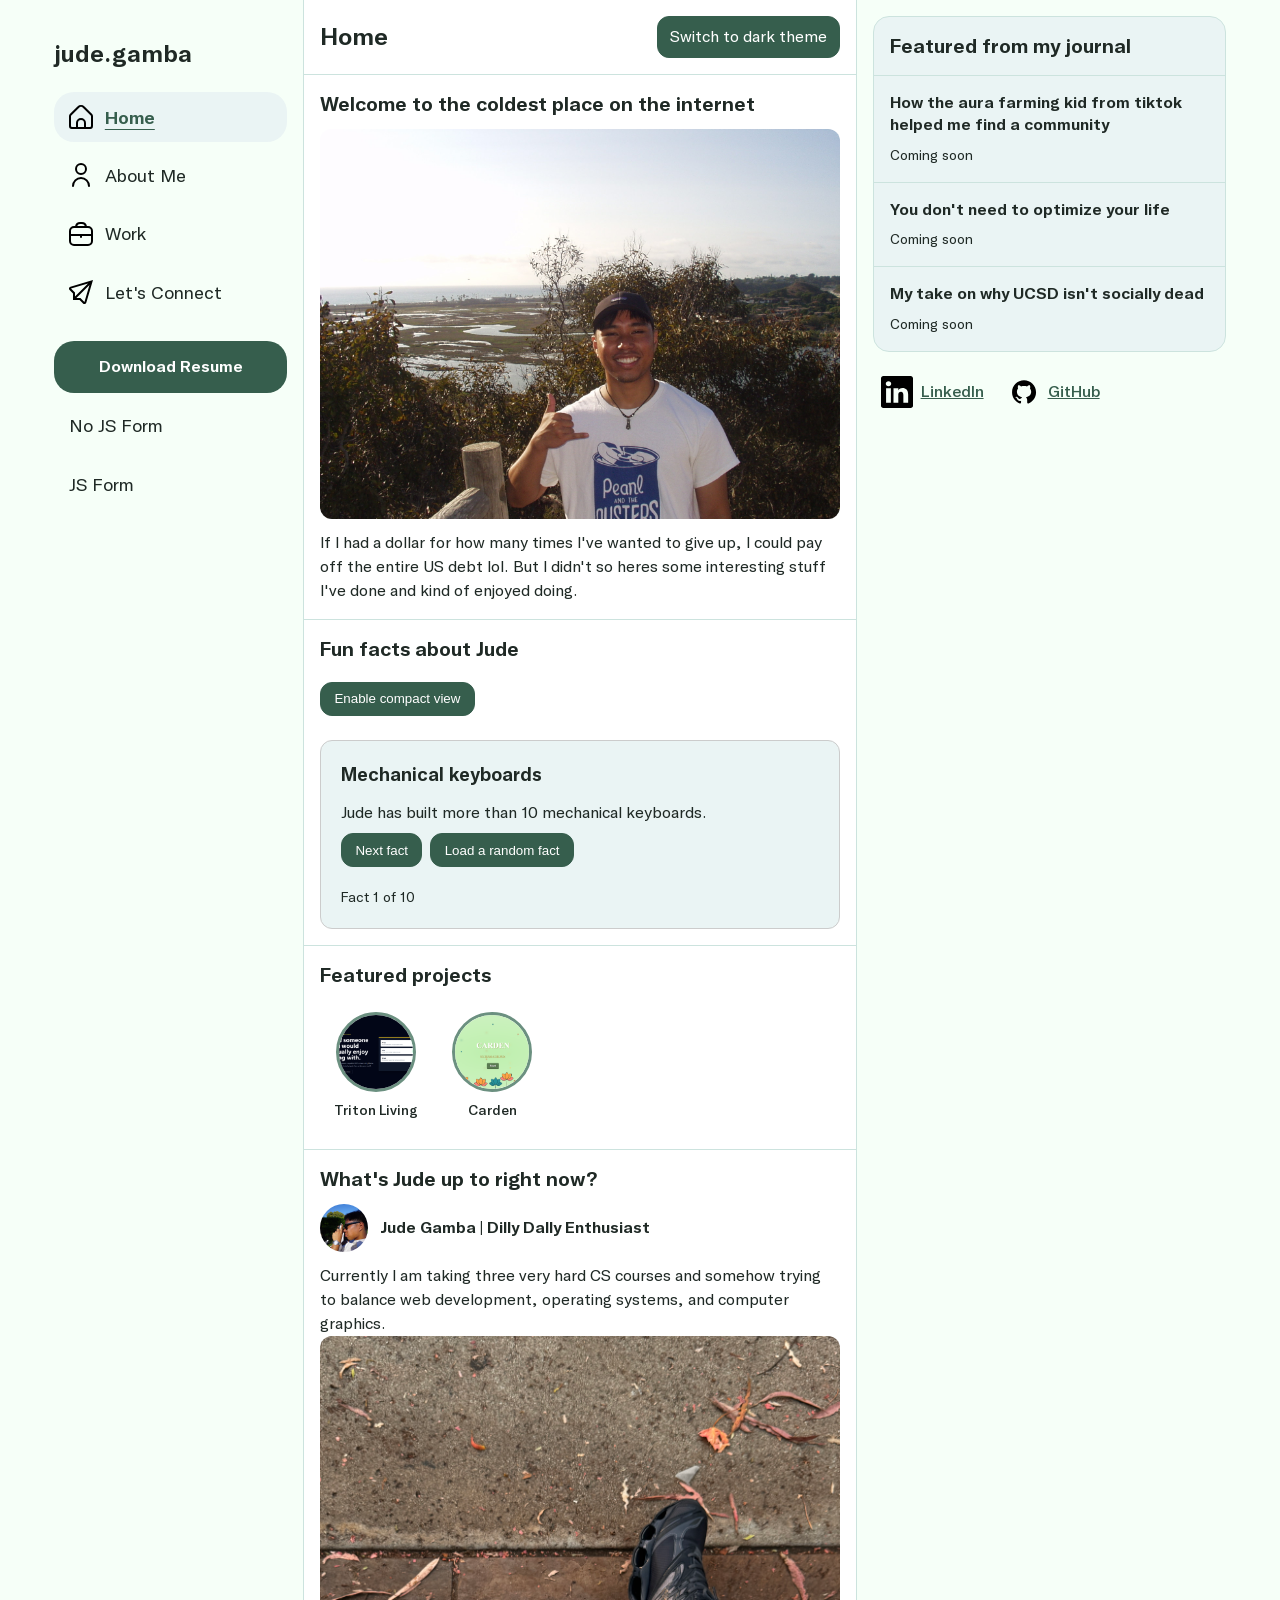
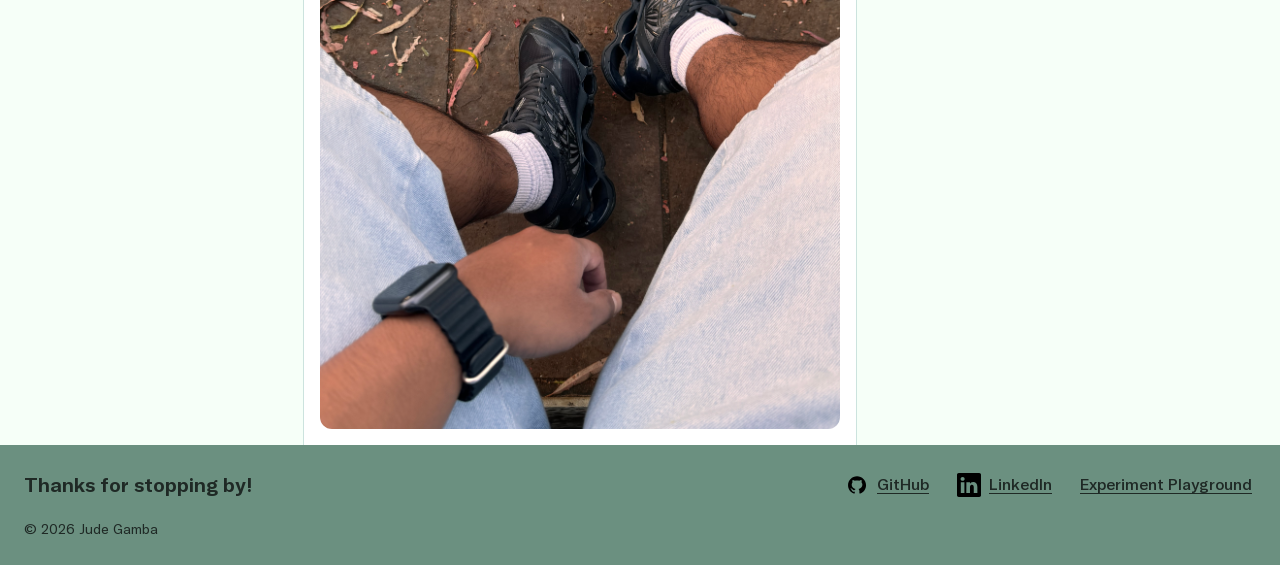
<file: index.html>
<!DOCTYPE html>
<html lang="en">
    <head>
        <meta charset="utf-8">
        <meta name="viewport" content="width=device-width, initial-scale=1">
        <meta name="description"
            content="Personal website showcasing Jude Gamba's portfolio">
        <title>Home Page</title>
        <link rel="icon" href="assets/favicon.svg" type="image/svg+xml">
        <link rel="stylesheet" href="stylesheet.css">
        <script src="theme.js"></script>
        <script src="components.js" defer></script>
    </head>
    <body class="home-page">
        <header>
            <h1>Home</h1>
            <button type="button" class="theme-toggle" hidden>Switch to dark theme</button>
        </header>
        <nav aria-label="Main navigation">
            <h2><span class="first-name">jude</span>.<span class="last-name">gamba</span></h2>
            <ul>
                <li>
                    <a href="index.html" aria-current="page">
                        <img src="assets/icons/home.svg" data-dark-src="assets/icons/home-converted-inverted.png" alt="" width="24" height="24">
                        <span>Home</span>
                    </a>
                </li>
                <li>
                    <a href="about.html">
                        <img src="assets/icons/user.svg" data-dark-src="assets/icons/user-converted-inverted.png" alt="" width="24" height="24">
                        <span>About Me</span>
                    </a>
                </li>
                <li>
                    <a href="work.html">
                        <img src="assets/icons/briefcase.svg" data-dark-src="assets/icons/briefcase-converted-inverted.png" alt="" width="24" height="24">
                        <span>Work</span>
                    </a>
                </li>
                <li>
                    <a href="connect.html">
                        <img src="assets/icons/paper-plane.svg" data-dark-src="assets/icons/paper-plane-converted-inverted.png" alt="" width="24" height="24">
                        <span>Let's Connect</span>
                    </a>
                </li>
                <li class="nav-resume-item">
                    <a href="assets/jude-gamba-resume.pdf" download class="resume-link">
                        Download Resume
                    </a>
                </li>
                <li>
                    <a href="form-no-js.html">
                        <span>No JS Form</span>
                    </a>
                </li>
                <li>
                    <a href="form-with-js.html">
                        <span>JS Form</span>
                    </a>
                </li>
            </ul>
        </nav>
        <details class="mobile-menu">
            <summary aria-label="Navigation menu">
                <span class="hamburger" aria-hidden="true">
                    <span></span>
                    <span></span>
                    <span></span>
                </span>
            </summary>
            <nav aria-label="Mobile navigation">
                <ul>
                    <li><a href="index.html" aria-current="page">Home</a></li>
                    <li><a href="about.html">About Me</a></li>
                    <li><a href="work.html">Work</a></li>
                    <li><a href="connect.html">Let's Connect</a></li>
                    <li>
                        <a href="form-no-js.html">
                            No JS Form
                        </a>
                    </li>
                    <li>
                        <a href="form-with-js.html">
                            JS Form
                        </a>
                    </li>
                </ul>
            </nav>
        </details>
        <main>
            <section aria-labelledby="welcome-heading">
                <h2 id="welcome-heading">Welcome to the coldest place on the internet</h2>
                <img src="assets/images/home-page-photo.JPG" alt="Jude outdoors on a hike" loading="lazy" width="600" height="400">
                <p>
                    If I had a dollar for how many times I've wanted to give up, I could pay
                    off the entire US debt lol. But I didn't so heres some interesting stuff I've 
                    done and kind of enjoyed doing.
                </p>
            </section>

            <section aria-labelledby="jude-facts-heading">
                <h2 id="jude-facts-heading"> Fun facts about Jude</h2>

                <button type="button" id="jude-facts-layout-toggle" aria-controls="jude-facts" aria-pressed="false" hidden>
                    Enable compact view
                </button>

                <jude-facts id="jude-facts">
                    <div class="jude-facts-fallback">
                        <p>Jude has built more than 10 mechanical keyboards.</p>
                        <p>Jude has visited 5 countries.</p>
                        <p>Jude has over 1000 hours played on Rocket League</p>
                    </div>
                </jude-facts>

                <noscript>
                    <p>
                        Enable Javascript to browse fun facts or load a live  random fact.
                    </p>
                </noscript>
            </section>

            <section aria-labelledby="projects-heading">
                <h2 id="projects-heading">Featured projects</h2>
                <ul class="project-stories">
                    <li>
                        <a href="work.html#triton-living">
                            <img
                                src="assets/images/projects/triton-living.png"
                                alt=""
                                width="80"
                                height="80">
                            <span>Triton Living</span>
                        </a>
                    </li>
                    <li>
                        <a href="work.html#carden">
                            <img
                                src="assets/images/projects/carden.png"
                                alt=""
                                width="80"
                                height="80">
                            <span>Carden</span>
                        </a>
                    </li>
                </ul>
            </section>

            <section aria-labelledby="daily-update-heading">
                <h2 id="daily-update-heading">What's Jude up to right now?</h2>

                <article class="feed-post" aria-labelledby="update-author">
                    <header class="post-author">
                        <img
                            src="assets/images/about-photo.JPG"
                            alt=""
                            width="48"
                            height="48">
                        <h3 id="update-author">Jude Gamba | Dilly Dally Enthusiast</h3>
                    </header>

                    <p>
                        Currently I am taking three very hard CS courses and somehow
                        trying to balance web development, operating systems,
                        and computer graphics.
                    </p>
                    <img
                        class="post-photo"
                        src="assets/images/current.jpeg"
                        alt="Person sitting down with black shoes and jean shorts"
                        loading="lazy" width="600" height="400">
                </article>
            </section>
        </main>

        <aside aria-labelledby="journal-heading">
            <section class="journal-panel desktop-journal">
                <h2 id="journal-heading">Featured from my journal</h2>

                <article>
                    <h3>How the aura farming kid from tiktok helped me find a community</h3>
                    <p>Coming soon</p>
                </article>

                <article>
                    <h3>You don't need to optimize your life</h3>
                    <p>Coming soon</p>
                </article>

                <article>
                    <h3>My take on why UCSD isn't socially dead</h3>
                    <p>Coming soon</p>
                </article>
            </section>
            <details class="journal-panel mobile-journal">
                <summary>Featured from my journal</summary>

                <article>
                    <h3>How the aura farming kid from tiktok helped me find a community</h3>
                    <p>Coming soon</p>
                </article>

                <article>
                    <h3>You don't need to optimize your life</h3>
                    <p>Coming soon</p>
                </article>

                <article>
                    <h3>My take on why UCSD isn't socially dead</h3>
                    <p>Coming soon</p>
                </article>
            </details>

            <ul class="social-links" aria-label="Social profiles">
                <li>
                    <a class="social-link" href="https://www.linkedin.com/in/jude-raphael-gamba">
                        <img src="assets/icons/linkedin.svg" data-dark-src="assets/icons/linkedin-converted-inverted.png"
                            alt="" width="24" height="24">
                        <span>LinkedIn</span>
                    </a>
                </li>
                <li>
                    <a class="social-link" href="https://github.com/JudeRgamba">
                        <img src="assets/icons/GitHub_Invertocat_Black_Clearspace.svg" data-dark-src="assets/icons/GitHub_Invertocat_Black_Clearspace-converted-inverted.png"
                            alt="" width="24" height="24">
                        <span>GitHub</span>
                    </a>
                </li>
            </ul>
        </aside>

        <footer class="site-footer">
            <div class="footer-content">
                <p class="footer-message">Thanks for stopping by!</p>

                <nav class="footer-links" aria-label="Footer navigation">
                    <a href="https://github.com/JudeRgamba">
                        <img
                            src="assets/icons/GitHub_Invertocat_Black_Clearspace.svg" data-dark-src="assets/icons/GitHub_Invertocat_Black_Clearspace-converted-inverted.png"
                            alt=""
                            width="24"
                            height="24">
                        <span>GitHub</span>
                    </a>

                    <a href="https://www.linkedin.com/in/jude-raphael-gamba">
                        <img
                            src="assets/icons/linkedin.svg" data-dark-src="assets/icons/linkedin-converted-inverted.png"
                            alt=""
                            width="24"
                            height="24">
                        <span>LinkedIn</span>
                    </a>

                    <a href="experiments.html">Experiment Playground</a>
                </nav>
            </div>

            <p class="footer-copyright">
                <small>© 2026 Jude Gamba</small>
            </p>
        </footer>
        <a
            class="floating-resume"
            href="assets/jude-gamba-resume.pdf"
            download
            aria-label="Download resume">
            <img
                src="assets/icons/download.svg" data-dark-src="assets/icons/download-converted-inverted.png"
                alt=""
                width="24"
                height="24">
        </a>
    </body>
</html>

<!--you can use dashes (-) between words to create custom elements-->
<!--<new-element></new-element>-->
</file>
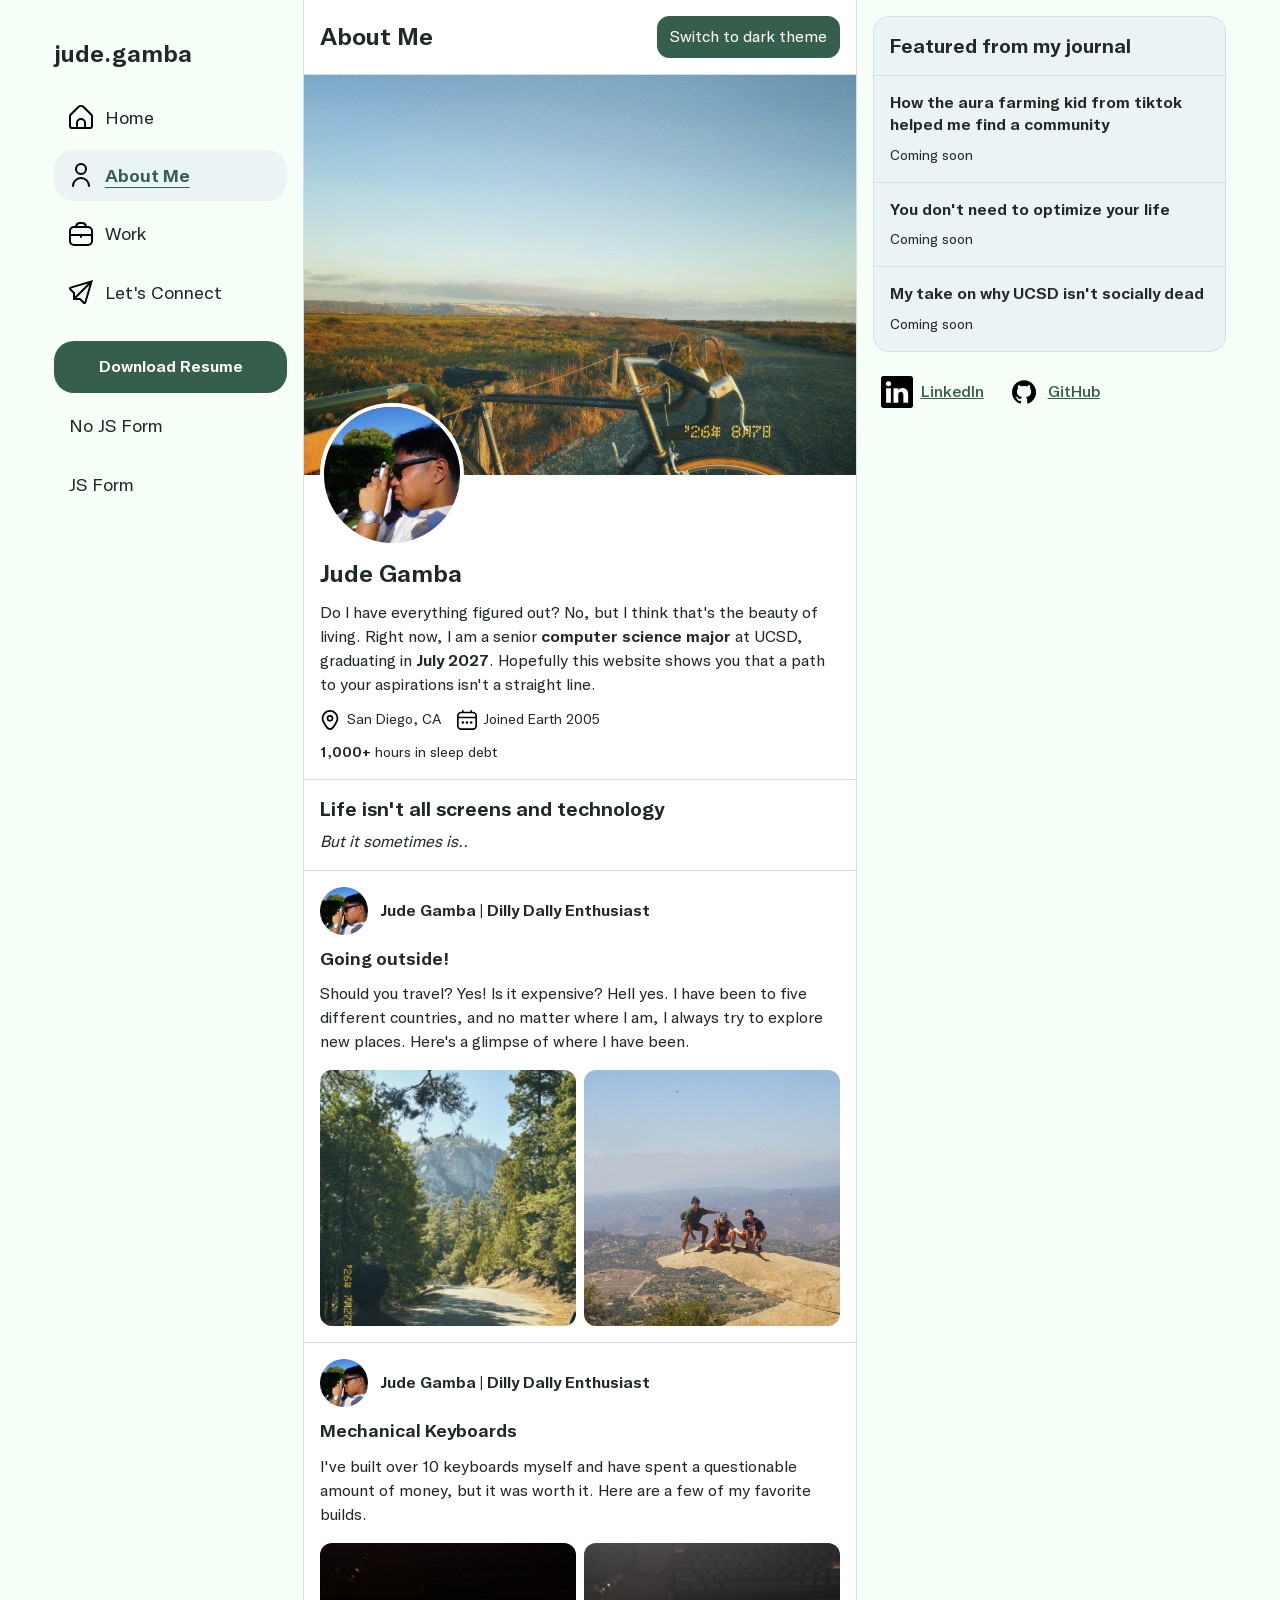
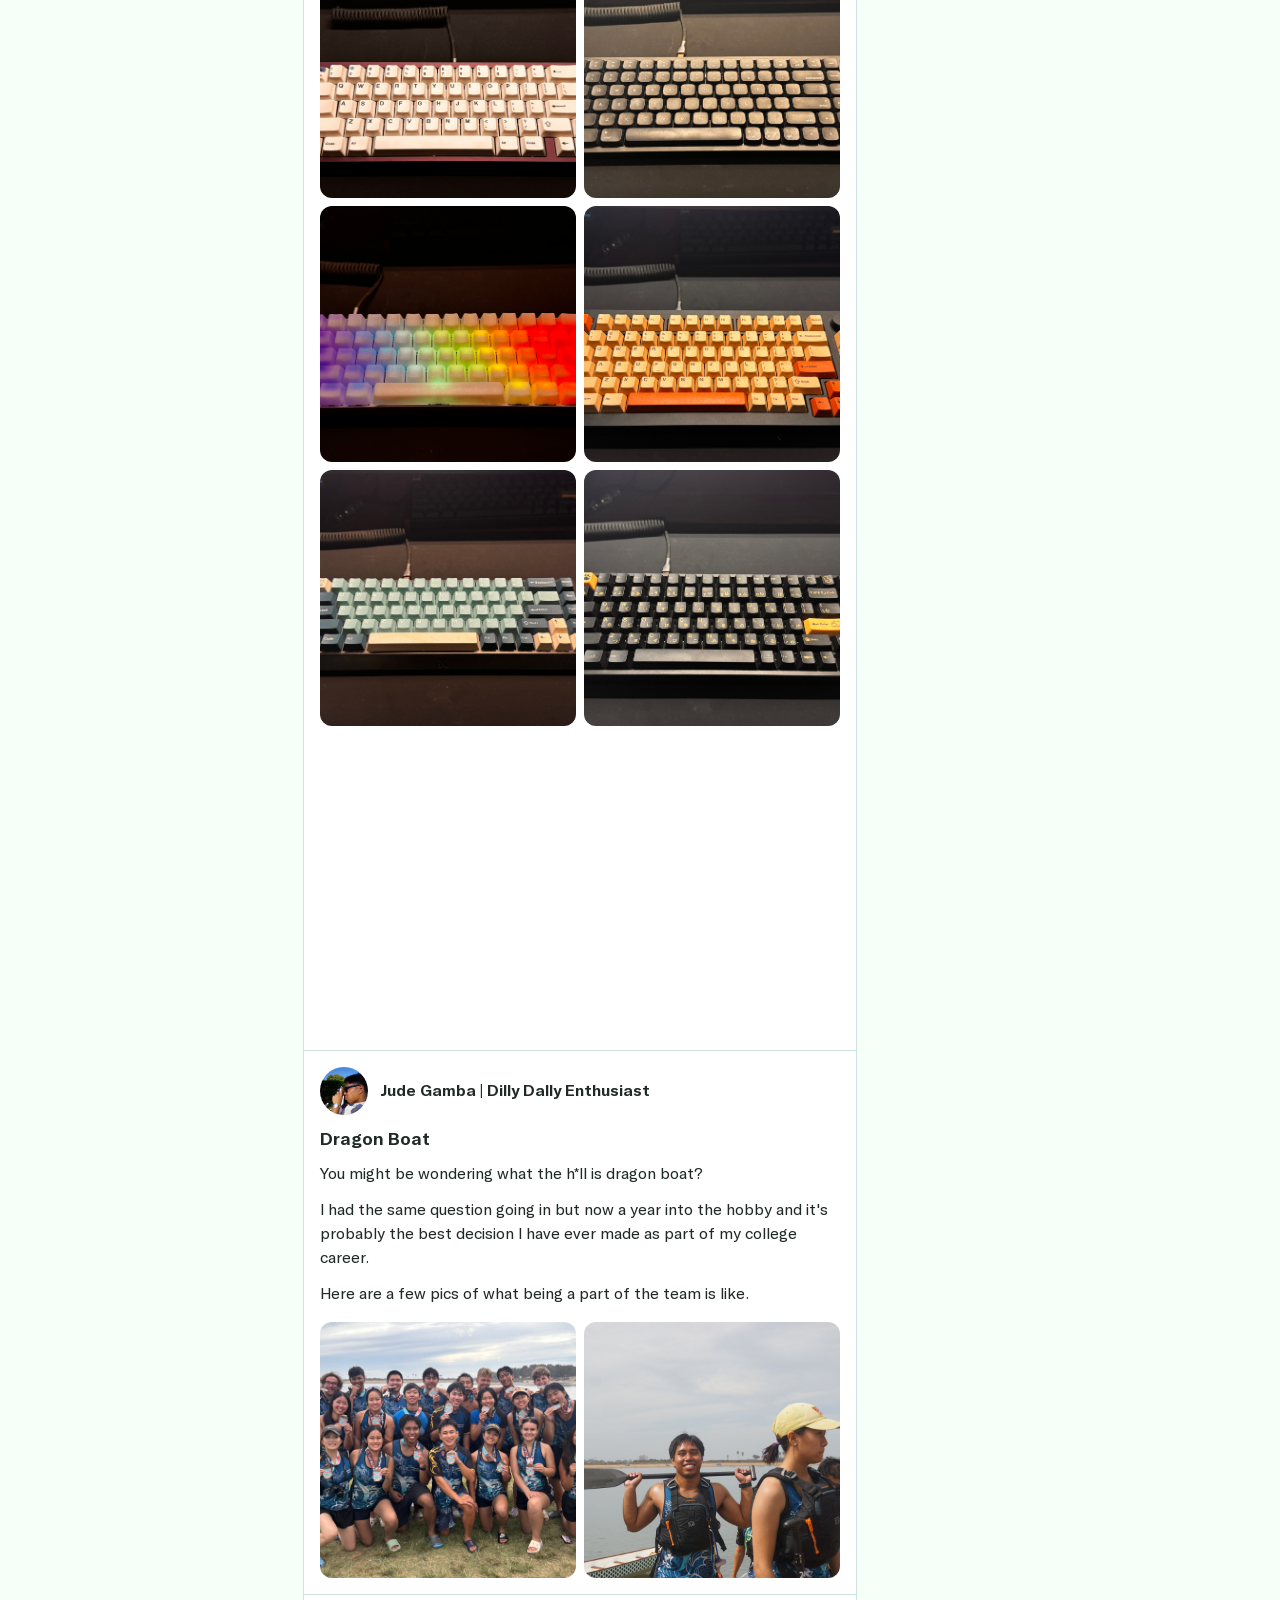
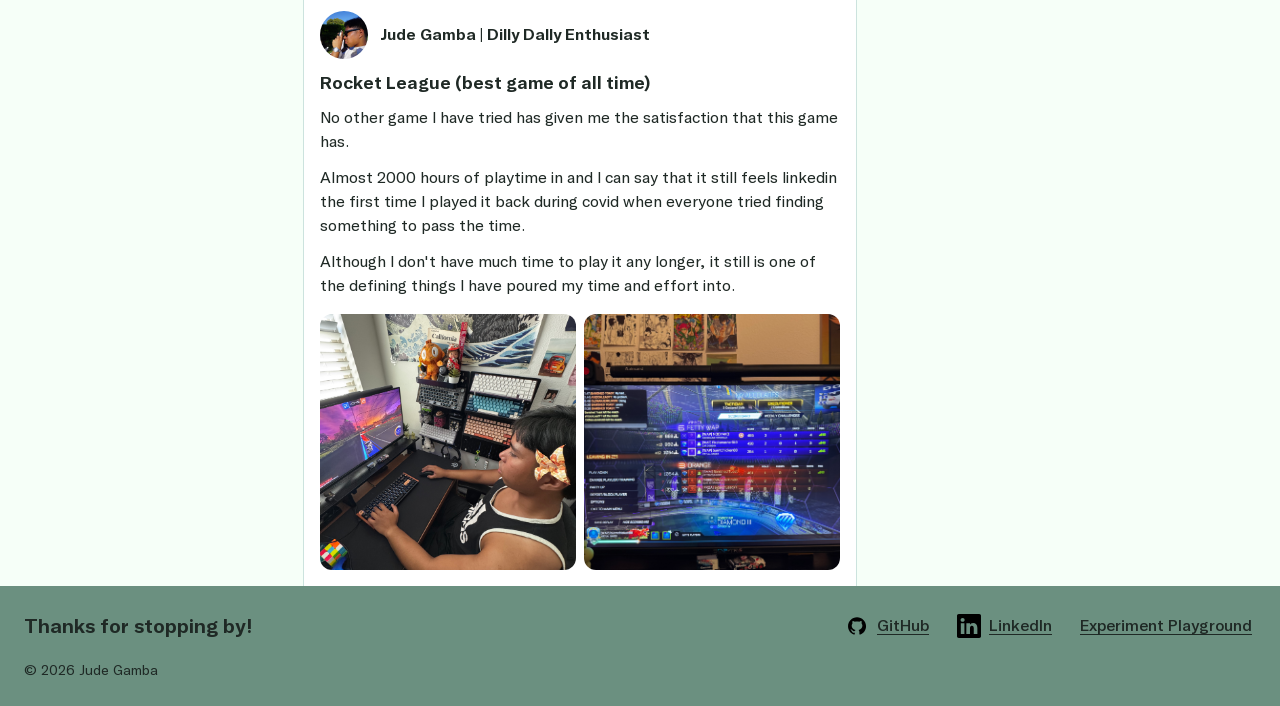
<file: about.html>
<!DOCTYPE html>
<html lang="en">
    <head>
        <meta charset="utf-8">
        <meta name="viewport" content="width=device-width, initial-scale=1">
        <meta name="description"
            content="Personal website showcasing Jude Gamba's portfolio">
        <title>About Me Page</title>
        <link rel="icon" href="assets/favicon.svg" type="image/svg+xml">
        <link rel="stylesheet" href="stylesheet.css">
        <script src="theme.js"></script>
    </head>
    <body class="about-page">
        <header>
            <h1>About Me</h1>
            <button type="button" class="theme-toggle" hidden>Switch to dark theme</button>
        </header>
        <nav aria-label="Main navigation">
            <h2><span class="first-name">jude</span>.<span class="last-name">gamba</span></h2>
            <ul>
                <li>
                    <a href="index.html">
                        <img src="assets/icons/home.svg" data-dark-src="assets/icons/home-converted-inverted.png" alt="" width="24" height="24">
                        <span>Home</span>
                    </a>
                </li>
                <li>
                    <a href="about.html" aria-current="page">
                        <img src="assets/icons/user.svg" data-dark-src="assets/icons/user-converted-inverted.png" alt="" width="24" height="24">
                        <span>About Me</span>
                    </a>
                </li>
                <li>
                    <a href="work.html">
                        <img src="assets/icons/briefcase.svg" data-dark-src="assets/icons/briefcase-converted-inverted.png" alt="" width="24" height="24">
                        <span>Work</span>
                    </a>
                </li>
                <li>
                    <a href="connect.html">
                        <img src="assets/icons/paper-plane.svg" data-dark-src="assets/icons/paper-plane-converted-inverted.png" alt="" width="24" height="24">
                        <span>Let's Connect</span>
                    </a>
                </li>
                <li class="nav-resume-item">
                    <a href="assets/jude-gamba-resume.pdf" download class="resume-link">
                        Download Resume
                    </a>
                </li>
                <li>
                    <a href="form-no-js.html">
                        <span>No JS Form</span>
                    </a>
                </li>
                <li>
                    <a href="form-with-js.html">
                        <span>JS Form</span>
                    </a>
                </li>
            </ul>
        </nav>
        <details class="mobile-menu">
            <summary aria-label="Navigation menu">
                <span class="hamburger" aria-hidden="true">
                    <span></span>
                    <span></span>
                    <span></span>
                </span>
            </summary>
            <nav aria-label="Mobile navigation">
                <ul>
                    <li><a href="index.html">Home</a></li>
                    <li><a href="about.html" aria-current="page">About Me</a></li>
                    <li><a href="work.html">Work</a></li>
                    <li><a href="connect.html">Let's Connect</a></li>
                    <li>
                        <a href="form-no-js.html">
                            No JS Form
                        </a>
                    </li>
                    <li>
                        <a href="form-with-js.html">
                            JS Form
                        </a>
                    </li>
                </ul>
            </nav>
        </details>
        <main>
            <section class="profile" aria-labelledby="profile-name">
                <img
                    class="profile-cover"
                    src="assets/images/cover-photo.JPG"
                    alt="80s road bike in front of a bench on a nature trail" width="600" height="400">

                <div class="profile-details">
                    <img
                        class="profile-avatar"
                        src="assets/images/about-photo.JPG"
                        alt="Jude taking a photo with a digital camera"
                        width="144"
                        height="144">

                    <h2 id="profile-name">Jude Gamba</h2>

                    <p>
                        Do I have everything figured out? No, but I think that's
                        the beauty of living. Right now, I am a senior
                        <strong>computer science major</strong> at UCSD,
                        graduating in <strong>July 2027</strong>.
                        Hopefully this website shows you that a path to your
                        aspirations isn't a straight line.
                    </p>

                    <ul class="profile-meta">
                        <li>
                            <img
                                src="assets/icons/location.svg" data-dark-src="assets/icons/location-converted-inverted.png"
                                alt=""
                                width="20"
                                height="20">
                            <span>San Diego, CA</span>
                        </li>
                        <li>
                            <img
                                src="assets/icons/calendar.svg" data-dark-src="assets/icons/calendar-converted-inverted.png"
                                alt=""
                                width="20"
                                height="20">
                            <span>Joined Earth 2005</span>
                        </li>
                    </ul>

                    <p class="profile-stat">
                        <strong>1,000+</strong> hours in sleep debt
                    </p>
                </div>
            </section>
            <section class="hobby-feed" aria-labelledby="hobby-heading">
                <h2 id="hobby-heading">Life isn't all screens and technology</h2>
                <p><i>But it sometimes is..</i></p>
                <article class="hobby-post" aria-labelledby="travel-heading">
                    <header class="hobby-author">
                        <img
                            src="assets/images/about-photo.JPG"
                            alt=""
                            width="48"
                            height="48">
                        <p>Jude Gamba | Dilly Dally Enthusiast</p>
                    </header>

                    <h3 id="travel-heading">Going outside!</h3>

                    <p>
                        Should you travel? Yes! Is it expensive? Hell yes.
                        I have been to five different countries, and no matter
                        where I am, I always try to explore new places.
                        Here's a glimpse of where I have been.
                    </p>

                    <ul class="photo-gallery" aria-label="Travel photos">
                        <li>
                            <a href="assets/images/outdoor-photo-1.jpg">
                                <img
                                    src="assets/images/outdoor-photo-1.jpg"
                                    alt="Idyllwild, California — open full photo"
                                    loading="lazy" width="600" height="400">
                            </a>
                        </li>
                        <li>
                            <a href="assets/images/outdoor-photo-2.jpeg">
                                <img
                                    src="assets/images/outdoor-photo-2.jpeg"
                                    alt="Three people on Potato Chip Rock — open full photo"
                                    loading="lazy" width="600" height="400">
                            </a>
                        </li>
                    </ul>
                </article>
                <article class="hobby-post" aria-labelledby="keyboards-heading">
                    <header class="hobby-author">
                        <img
                            src="assets/images/about-photo.JPG"
                            alt=""
                            width="48"
                            height="48">
                        <p>Jude Gamba | Dilly Dally Enthusiast</p>
                    </header>

                    <h3 id="keyboards-heading">Mechanical Keyboards</h3>

                    <p>
                        I've built over 10 keyboards myself and have spent a
                        questionable amount of money, but it was worth it.
                        Here are a few of my favorite builds.
                    </p>

                    <ul class="photo-gallery" aria-label="Keyboard photos">
                        <li>
                            <a href="assets/images/hobbies/keyboard1.jpeg">
                                <img
                                    src="assets/images/hobbies/keyboard1.jpeg"
                                    alt="Purple keyboard with white keycaps — open full photo "
                                    loading="lazy" width="600" height="400">
                            </a>
                        </li>
                        <li>
                            <a href="assets/images/hobbies/keyboard2.jpeg">
                                <img
                                    src="assets/images/hobbies/keyboard2.jpeg"
                                    alt="Black keyboard with black keycaps — open full photo"
                                    loading="lazy"width="600" height="400">
                            </a>
                        </li>
                        <li>
                            <a href="assets/images/hobbies/keyboard3.jpeg">
                                <img
                                    src="assets/images/hobbies/keyboard3.jpeg"
                                    alt="Pink Keyboard with rainbow keycaps — open full photo"
                                    loading="lazy"width="600" height="400">
                            </a>
                        </li>
                        <li>
                            <a href="assets/images/hobbies/keyboard4.jpeg">
                                <img
                                    src="assets/images/hobbies/keyboard4.jpeg"
                                    alt="Black keyboard with orange keycaps — open full photo"
                                    loading="lazy"width="600" height="400">
                            </a>
                        </li>
                        <li>
                            <a href="assets/images/hobbies/keyboard5.jpeg">
                                <img
                                    src="assets/images/hobbies/keyboard5.jpeg"
                                    alt="Black keyboard with blue keycaps — open full photo"
                                    loading="lazy"width="600" height="400">
                            </a>
                        </li>
                        <li>
                            <a href="assets/images/hobbies/keyboard6.jpeg">
                                <img
                                    src="assets/images/hobbies/keyboard6.jpeg"
                                    alt="Black keyboard with black and oragne keycaps — open full photo"
                                    loading="lazy" width="600" height="400">
                            </a>
                        </li>
                    </ul>
                    
                    <iframe
                        class="hobby-video"
                        src="https://www.youtube.com/embed/8ta4dSQ-P9c"
                        title="The Best Keyboard at Every Price"
                        loading="lazy"
                        allowfullscreen>
                    </iframe>
                </article>
                <article class="hobby-post" aria-labelledby="rowing-heading">
                    <header class="hobby-author">
                        <img
                            src="assets/images/about-photo.JPG"
                            alt=""
                            width="48"
                            height="48">
                        <p>Jude Gamba | Dilly Dally Enthusiast</p>
                    </header>

                    <h3 id="dragon-boat-heading">Dragon Boat</h3>

                    <p>
                        You might be wondering what the h*ll is dragon boat?
                    </p>
                    <p>
                        I had the same question going in but now a year into the hobby and it's 
                        probably the best decision I have ever made as part of my college career.
                    </p>
                    <p>
                        Here are a few pics of what being a part of the team is like.
                    </p>
                    <ul class="photo-gallery" aria-label="Dragon boat photos">
                        <li>
                            <a href="assets/images/hobbies/dragon-boat.jpg">
                                <img
                                    src="assets/images/hobbies/dragon-boat.jpg"
                                    alt="Team UCSD Dragon boat holding up medals in rows — open full photo "
                                    loading="lazy">
                            </a>
                        </li>
                        <li>
                            <a href="assets/images/hobbies/dragon-boat2.JPG">
                                <img
                                    src="assets/images/hobbies/dragon-boat2.JPG"
                                    alt="Man holding a paddle on his back and smiling at the camera — open full photo "
                                    loading="lazy" width="600" height="400">
                            </a>
                        </li>
                    </ul>
                </article>
                <article class="hobby-post" aria-labelledby="rocket-league-heading">
                    <header class="hobby-author">
                        <img
                            src="assets/images/about-photo.JPG"
                            alt=""
                            width="48"
                            height="48">
                        <p>Jude Gamba | Dilly Dally Enthusiast</p>
                    </header>

                    <h3 id="rocket-league-heading">Rocket League (best game of all time)</h3>

                    <p>No other game I have tried has given me the satisfaction that this game has.</p>
                    <p>
                        Almost 2000 hours of playtime in and I can say that it still feels linkedin
                        the first time I played it back during covid when everyone tried finding 
                        something to pass the time.
                    </p>
                    <p>
                        Although I don't have much time to play it any longer, it still is one of the 
                        defining things I have poured my time and effort into.
                    </p>
                    <ul class="photo-gallery" aria-label="Rocket League Photos">
                        <li>
                            <a href="assets/images/hobbies/rocket-league-1.jpeg">
                                <img
                                    src="assets/images/hobbies/rocket-league-1.jpeg"
                                    alt="Jude using a keyboard and mouse to play rocket leage at his desk — open full photo "
                                    loading="lazy" width="600" height="400">
                            </a>
                        </li>
                        <li>
                            <a href="assets/images/hobbies/rocket-league-2.jpeg">
                                <img
                                    src="assets/images/hobbies/rocket-league-2.jpeg"
                                    alt="Rocket league score board showing rank and stats after the game — open full photo "
                                    loading="lazy">
                            </a>
                        </li>
                    </ul>
                </article>
            </section>
        </main>
        <aside aria-labelledby="journal-heading">
            <section class="journal-panel desktop-journal">
                <h2 id="journal-heading">Featured from my journal</h2>

                <article>
                    <h3>How the aura farming kid from tiktok helped me find a community</h3>
                    <p>Coming soon</p>
                </article>

                <article>
                    <h3>You don't need to optimize your life</h3>
                    <p>Coming soon</p>
                </article>

                <article>
                    <h3>My take on why UCSD isn't socially dead</h3>
                    <p>Coming soon</p>
                </article>
            </section>
            <details class="journal-panel mobile-journal">
                <summary>Featured from my journal</summary>

                <article>
                    <h3>How the aura farming kid from tiktok helped me find a community</h3>
                    <p>Coming soon</p>
                </article>

                <article>
                    <h3>You don't need to optimize your life</h3>
                    <p>Coming soon</p>
                </article>

                <article>
                    <h3>My take on why UCSD isn't socially dead</h3>
                    <p>Coming soon</p>
                </article>
            </details>

            <ul class="social-links" aria-label="Social profiles">
                <li>
                    <a class="social-link" href="https://www.linkedin.com/in/jude-raphael-gamba">
                        <img src="assets/icons/linkedin.svg" data-dark-src="assets/icons/linkedin-converted-inverted.png"
                            alt="" width="24" height="24">
                        <span>LinkedIn</span>
                    </a>
                </li>
                <li>
                    <a class="social-link" href="https://github.com/JudeRgamba">
                        <img src="assets/icons/GitHub_Invertocat_Black_Clearspace.svg" data-dark-src="assets/icons/GitHub_Invertocat_Black_Clearspace-converted-inverted.png"
                            alt="" width="24" height="24">
                        <span>GitHub</span>
                    </a>
                </li>
            </ul>
        </aside>
        <footer class="site-footer">
            <div class="footer-content">
                <p class="footer-message">Thanks for stopping by!</p>

                <nav class="footer-links" aria-label="Footer navigation">
                    <a href="https://github.com/JudeRgamba">
                        <img
                            src="assets/icons/GitHub_Invertocat_Black_Clearspace.svg" data-dark-src="assets/icons/GitHub_Invertocat_Black_Clearspace-converted-inverted.png"
                            alt=""
                            width="24"
                            height="24">
                        <span>GitHub</span>
                    </a>

                    <a href="https://www.linkedin.com/in/jude-raphael-gamba">
                        <img
                            src="assets/icons/linkedin.svg" data-dark-src="assets/icons/linkedin-converted-inverted.png"
                            alt=""
                            width="24"
                            height="24">
                        <span>LinkedIn</span>
                    </a>

                    <a href="experiments.html">Experiment Playground</a>
                </nav>
            </div>

            <p class="footer-copyright">
                <small>© 2026 Jude Gamba</small>
            </p>
        </footer>
        <a
            class="floating-resume"
            href="assets/jude-gamba-resume.pdf"
            download
            aria-label="Download resume">
            <img
                src="assets/icons/download.svg" data-dark-src="assets/icons/download-converted-inverted.png"
                alt=""
                width="24"
                height="24">
        </a>
    </body>
</html>
</file>
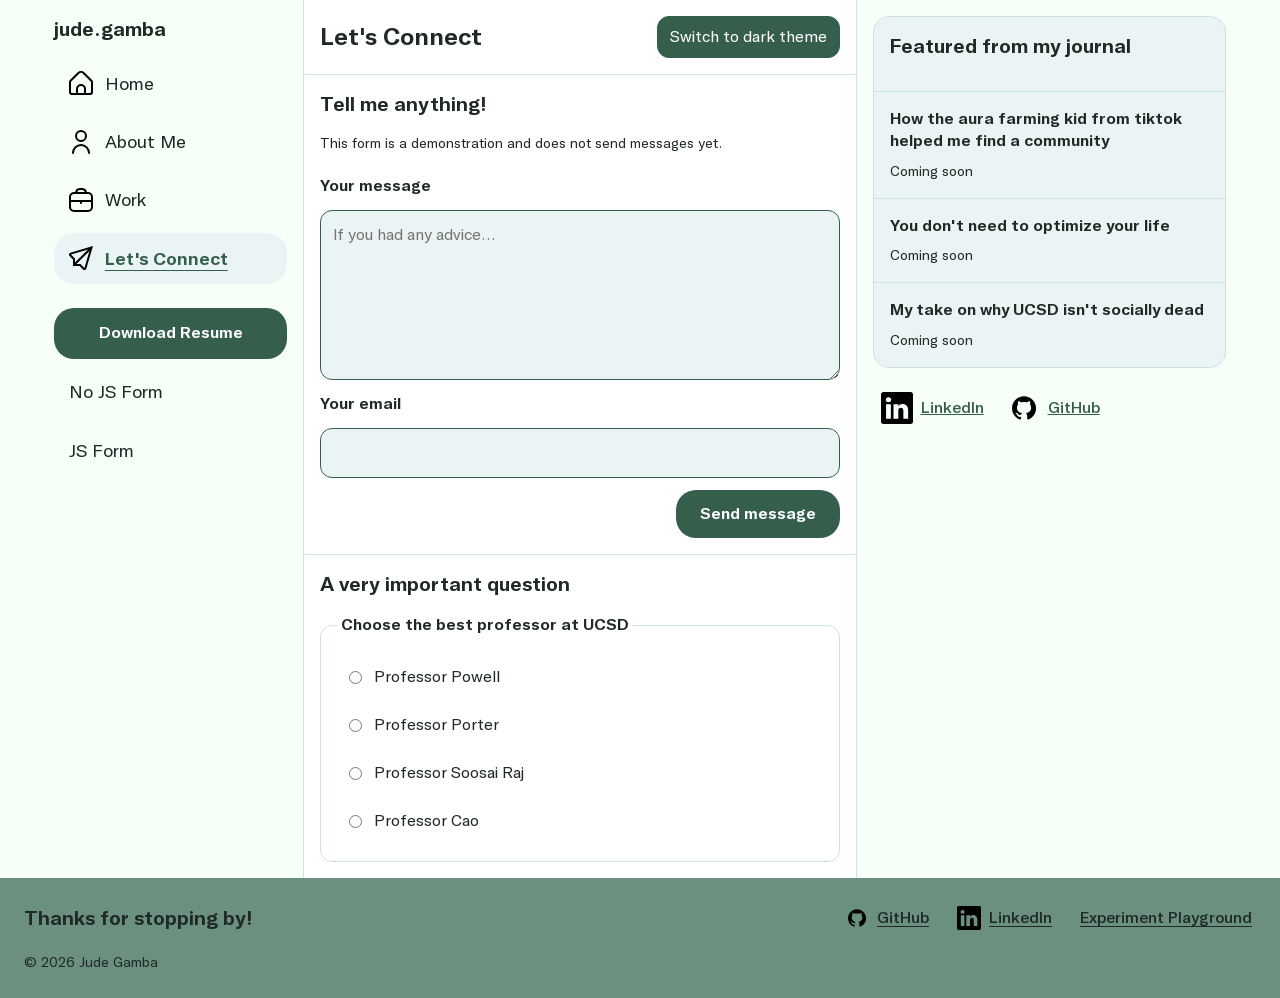
<file: connect.html>
<!DOCTYPE html>
<html lang="en">
    <head>
        <meta charset="utf-8">
        <meta name="viewport" content="width=device-width, initial-scale=1">
        <meta name="description"
            content="Personal website showcasing Jude Gamba's portfolio">
        <title>Let's Connect - Jude Gamba</title>
        <link rel="icon" href="assets/favicon.svg" type="image/svg+xml">
        <link rel="stylesheet" href="stylesheet.css">
        <script src="theme.js"></script>
    </head>
    <body class="connect-page">
        <header>
            <h1>Let's Connect</h1>
            <button type="button" class="theme-toggle" hidden>Switch to dark theme</button>
        </header>
        <nav aria-label="Main navigation">
            <h2><span class="first-name">jude</span>.<span class="last-name">gamba</span></h2>
            <ul>
                <li>
                    <a href="index.html">
                        <img src="assets/icons/home.svg" data-dark-src="assets/icons/home-converted-inverted.png" alt="" width="24" height="24">
                        <span>Home</span>
                    </a>
                </li>
                <li>
                    <a href="about.html">
                        <img src="assets/icons/user.svg" data-dark-src="assets/icons/user-converted-inverted.png" alt="" width="24" height="24">
                        <span>About Me</span>
                    </a>
                </li>
                <li>
                    <a href="work.html">
                        <img src="assets/icons/briefcase.svg" data-dark-src="assets/icons/briefcase-converted-inverted.png" alt="" width="24" height="24">
                        <span>Work</span>
                    </a>
                </li>
                <li>
                    <a href="connect.html" aria-current="page">
                        <img src="assets/icons/paper-plane.svg" data-dark-src="assets/icons/paper-plane-converted-inverted.png" alt="" width="24" height="24">
                        <span>Let's Connect</span>
                    </a>
                </li>
                <li class="nav-resume-item">
                    <a href="assets/jude-gamba-resume.pdf" download class="resume-link">
                        Download Resume
                    </a>
                </li>
                <li>
                    <a href="form-no-js.html">
                        <span>No JS Form</span>
                    </a>
                </li>
                <li>
                    <a href="form-with-js.html">
                        <span>JS Form</span>
                    </a>
                </li>
            </ul>
        </nav>
        <details class="mobile-menu">
            <summary aria-label="Navigation menu">
                <span class="hamburger" aria-hidden="true">
                    <span></span>
                    <span></span>
                    <span></span>
                </span>
            </summary>
            <nav aria-label="Mobile navigation">
                <ul>
                    <li><a href="index.html">Home</a></li>
                    <li><a href="about.html">About Me</a></li>
                    <li><a href="work.html">Work</a></li>
                    <li><a href="connect.html" aria-current="page">Let's Connect</a></li>
                    <li>
                        <a href="form-no-js.html">
                            No JS Form
                        </a>
                    </li>
                    <li>
                        <a href="form-with-js.html">
                            JS Form
                        </a>
                    </li>
                </ul>
            </nav>
        </details>
        <main>
            <section aria-labelledby="message-heading">
                <h2 id="message-heading">Tell me anything!</h2>

                <form class="message-form">
                    <p id="message-note">
                        This form is a demonstration and does not send messages yet.
                    </p>

                    <label for="message">Your message</label>
                    <textarea
                        id="message"
                        name="message"
                        rows="6"
                        placeholder="If you had any advice..."
                        aria-describedby="message-note"
                        required></textarea>

                    <label for="email">Your email</label>
                    <input
                        id="email"
                        type="email"
                        name="email"
                        autocomplete="email"
                        required>

                    <button type="submit">Send message</button>
                </form>
            </section>

            <section aria-labelledby="poll-heading">
                <h2 id="poll-heading">A very important question</h2>

                <form class="professor-poll">
                    <fieldset>
                        <legend>Choose the best professor at UCSD</legend>

                        <label class="poll-option" for="powell">
                            <input id="powell" type="radio"
                                name="professor" value="P">
                            <span>Professor Powell</span>
                        </label>

                        <label class="poll-option" for="porter">
                            <input id="porter" type="radio"
                                name="professor" value="O">
                            <span>Professor Porter</span>
                        </label>

                        <label class="poll-option" for="gerald">
                            <input id="gerald" type="radio"
                                name="professor" value="S">
                            <span>Professor Soosai Raj</span>
                        </label>

                        <label class="poll-option" for="cao">
                            <input id="cao" type="radio"
                                name="professor" value="C">
                            <span>Professor Cao</span>
                        </label>
                        <p class="poll-feedback">You know ball</p>
                    </fieldset>
                </form>
            </section>
        </main>

        <aside aria-labelledby="journal-heading">
            <section class="journal-panel desktop-journal">
                <h2 id="journal-heading">Featured from my journal</h2>

                <article>
                    <h3>How the aura farming kid from tiktok helped me find a community</h3>
                    <p>Coming soon</p>
                </article>

                <article>
                    <h3>You don't need to optimize your life</h3>
                    <p>Coming soon</p>
                </article>

                <article>
                    <h3>My take on why UCSD isn't socially dead</h3>
                    <p>Coming soon</p>
                </article>
            </section>
            <details class="journal-panel mobile-journal">
                <summary>Featured from my journal</summary>

                <article>
                    <h3>How the aura farming kid from tiktok helped me find a community</h3>
                    <p>Coming soon</p>
                </article>

                <article>
                    <h3>You don't need to optimize your life</h3>
                    <p>Coming soon</p>
                </article>

                <article>
                    <h3>My take on why UCSD isn't socially dead</h3>
                    <p>Coming soon</p>
                </article>
            </details>

            <ul class="social-links" aria-label="Social profiles">
                <li>
                    <a class="social-link" href="https://www.linkedin.com/in/jude-raphael-gamba">
                        <img src="assets/icons/linkedin.svg" data-dark-src="assets/icons/linkedin-converted-inverted.png"
                            alt="" width="24" height="24">
                        <span>LinkedIn</span>
                    </a>
                </li>
                <li>
                    <a class="social-link" href="https://github.com/JudeRgamba">
                        <img src="assets/icons/GitHub_Invertocat_Black_Clearspace.svg" data-dark-src="assets/icons/GitHub_Invertocat_Black_Clearspace-converted-inverted.png"
                            alt="" width="24" height="24">
                        <span>GitHub</span>
                    </a>
                </li>
            </ul>
        </aside>
        <footer class="site-footer">
            <div class="footer-content">
                <p class="footer-message">Thanks for stopping by!</p>

                <nav class="footer-links" aria-label="Footer navigation">
                    <a href="https://github.com/JudeRgamba">
                        <img
                            src="assets/icons/GitHub_Invertocat_Black_Clearspace.svg" data-dark-src="assets/icons/GitHub_Invertocat_Black_Clearspace-converted-inverted.png"
                            alt=""
                            width="24"
                            height="24">
                        <span>GitHub</span>
                    </a>

                    <a href="https://www.linkedin.com/in/jude-raphael-gamba">
                        <img
                            src="assets/icons/linkedin.svg" data-dark-src="assets/icons/linkedin-converted-inverted.png"
                            alt=""
                            width="24"
                            height="24">
                        <span>LinkedIn</span>
                    </a>

                    <a href="experiments.html">Experiment Playground</a>
                </nav>
            </div>

            <p class="footer-copyright">
                <small>© 2026 Jude Gamba</small>
            </p>
        </footer>
        <a
            class="floating-resume"
            href="assets/jude-gamba-resume.pdf"
            download
            aria-label="Download resume">
            <img
                src="assets/icons/download.svg" data-dark-src="assets/icons/download-converted-inverted.png"
                alt=""
                width="24"
                height="24">
        </a>
    </body>
</html>
</file>
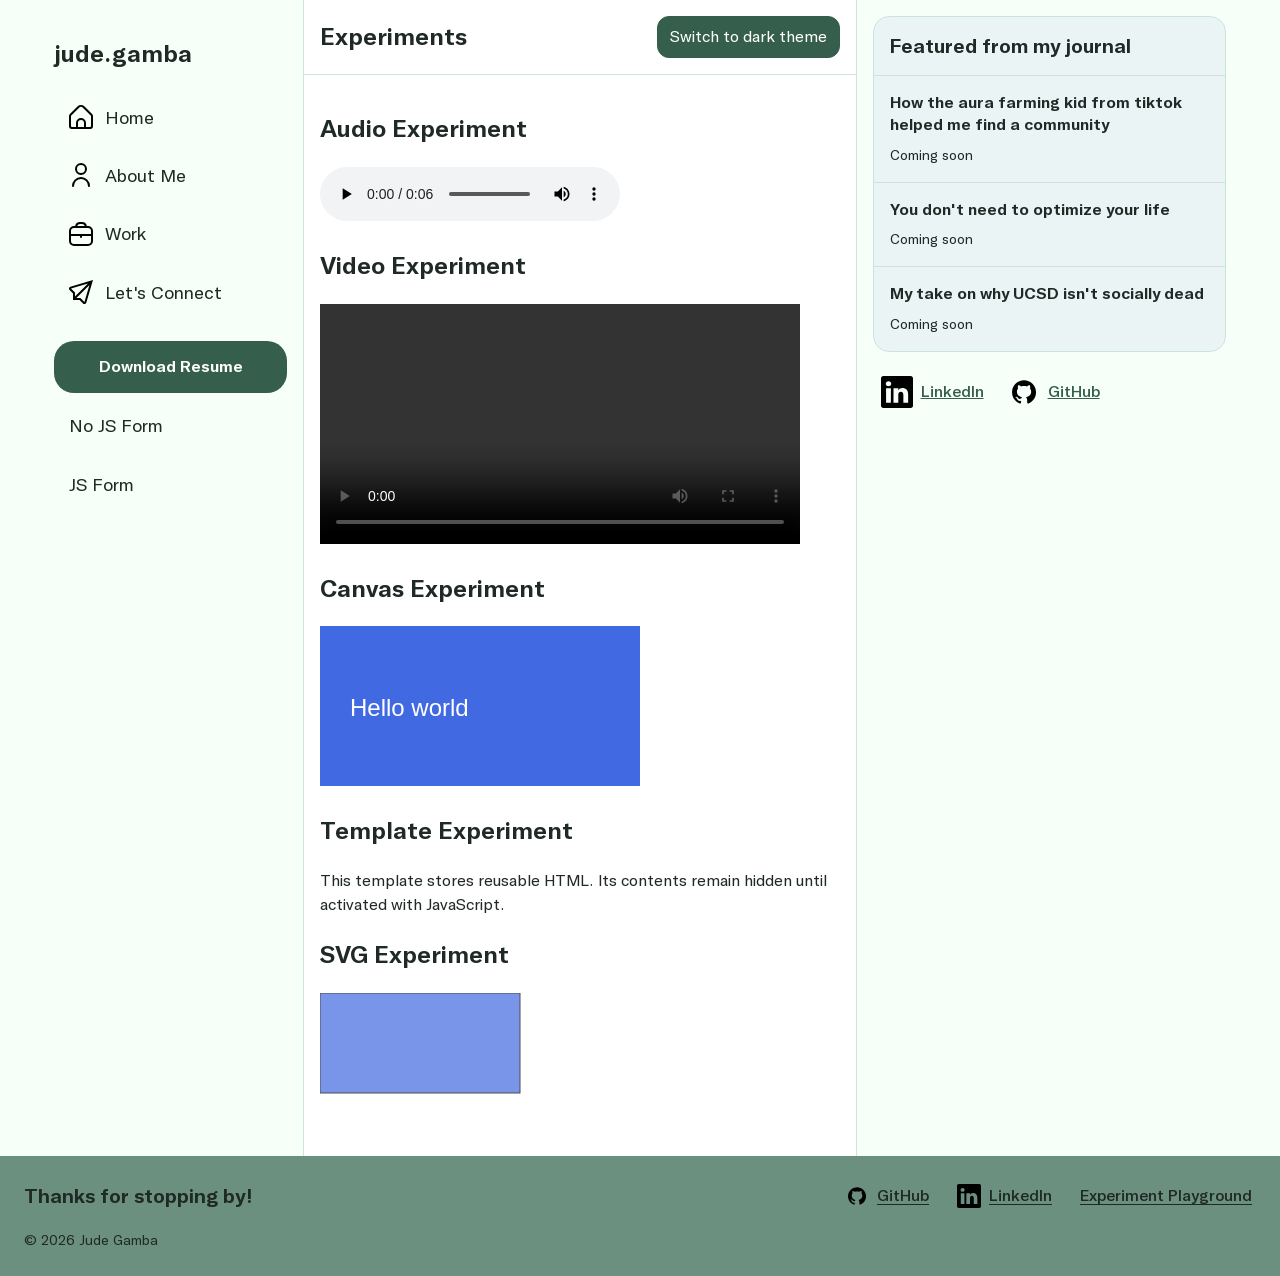
<file: experiments.html>
<!DOCTYPE html>
<html lang="en">
    <head>
        <meta charset="utf-8">
        <meta name="viewport" content="width=device-width, initial-scale=1">
        <meta name="description"
            content="Personal website showcasing Jude Gamba's portfolio">
        <title>Experiments Page</title>
        <link rel="icon" href="assets/favicon.svg" type="image/svg+xml">
        <link rel="stylesheet" href="stylesheet.css">
        <script src="theme.js"></script>
    </head>
        <header>
            <h1>Experiments</h1>
            <button type="button" class="theme-toggle" hidden>Switch to dark theme</button>
        </header>
        <nav aria-label="Main navigation">
            <h2><span class="first-name">jude</span>.<span class="last-name">gamba</span></h2>
            <ul>
                <li>
                    <a href="index.html">
                        <img src="assets/icons/home.svg" data-dark-src="assets/icons/home-converted-inverted.png" alt="" width="24" height="24">
                        <span>Home</span>
                    </a>
                </li>
                <li>
                    <a href="about.html">
                        <img src="assets/icons/user.svg" data-dark-src="assets/icons/user-converted-inverted.png" alt="" width="24" height="24">
                        <span>About Me</span>
                    </a>
                </li>
                <li>
                    <a href="work.html">
                        <img src="assets/icons/briefcase.svg" data-dark-src="assets/icons/briefcase-converted-inverted.png" alt="" width="24" height="24">
                        <span>Work</span>
                    </a>
                </li>
                <li>
                    <a href="connect.html">
                        <img src="assets/icons/paper-plane.svg" data-dark-src="assets/icons/paper-plane-converted-inverted.png" alt="" width="24" height="24">
                        <span>Let's Connect</span>
                    </a>
                </li>
                <li class="nav-resume-item">
                    <a href="assets/jude-gamba-resume.pdf" download class="resume-link">
                        Download Resume
                    </a>
                </li>
                <li>
                    <a href="form-no-js.html">
                        <span>No JS Form</span>
                    </a>
                </li>
                <li>
                    <a href="form-with-js.html">
                        <span>JS Form</span>
                    </a>
                </li>
            </ul>
        </nav>
        <details class="mobile-menu">
            <summary aria-label="Navigation menu">
                <span class="hamburger" aria-hidden="true">
                    <span></span>
                    <span></span>
                    <span></span>
                </span>
            </summary>
            <nav aria-label="Mobile navigation">
                <ul>
                    <li><a href="index.html">Home</a></li>
                    <li><a href="about.html">About Me</a></li>
                    <li><a href="work.html">Work</a></li>
                    <li><a href="connect.html">Let's Connect</a></li>
                    <li>
                        <a href="form-no-js.html">
                            No JS Form
                        </a>
                    </li>
                    <li>
                        <a href="form-with-js.html">
                            JS Form
                        </a>
                    </li>
                </ul>
            </nav>
        </details>
        <main>
            <section aria-labelledby="audio-experiment">
                <h2>Audio Experiment</h2>
                <audio controls>
                    <source src="assets/audio/im-ready.mp3" type="audio/mpeg">
                    Your browser does not support HTML audio.
                </audio>
            </section>
            <section aria-labelledby="video-experiment">
                <h2>Video Experiment</h2>
                <video controls width="480">
                    <source src="assets/videos/race.MOV" type="video/mp4">
                    Your browser does not support HTML video.
                </video>
            </section>
            <section aria-labelledby="canvas-experiment">
                <h2>Canvas Experiment</h2>
                <canvas id="drawing" width="320" height="160">
                    A blue rectangle with the text “Hello world.”
                </canvas>
            </section>
            <section aria-labelledby="template-experiment">
                <h2>Template Experiment</h2>
                <p>
                    This template stores reusable HTML.
                    Its contents remain hidden until activated with JavaScript.
                </p>

                <template id="project-template">
                    <article>
                        <h3>Project name</h3>
                        <p>Project description goes here.</p>
                    </article>
                </template>
            </section>
            <section aria-labelledby="svg-experiment">
            <h2>SVG Experiment</h2>
                <svg width="240" height="140">
                    <title>A translucent blue rectangle with a black border</title>
                    <rect
                        width="200"
                        height="100"
                        fill="royalblue"
                        opacity="0.7"
                        stroke="black">
                    </rect>
                </svg>
            </section>
        </main>
        <aside aria-labelledby="journal-heading">
            <section class="journal-panel desktop-journal">
                <h2 id="journal-heading">Featured from my journal</h2>

                <article>
                    <h3>How the aura farming kid from tiktok helped me find a community</h3>
                    <p>Coming soon</p>
                </article>

                <article>
                    <h3>You don't need to optimize your life</h3>
                    <p>Coming soon</p>
                </article>

                <article>
                    <h3>My take on why UCSD isn't socially dead</h3>
                    <p>Coming soon</p>
                </article>
            </section>
            <details class="journal-panel mobile-journal">
                <summary>Featured from my journal</summary>

                <article>
                    <h3>How the aura farming kid from tiktok helped me find a community</h3>
                    <p>Coming soon</p>
                </article>

                <article>
                    <h3>You don't need to optimize your life</h3>
                    <p>Coming soon</p>
                </article>

                <article>
                    <h3>My take on why UCSD isn't socially dead</h3>
                    <p>Coming soon</p>
                </article>
            </details>

            <ul class="social-links" aria-label="Social profiles">
                <li>
                    <a class="social-link" href="https://www.linkedin.com/in/jude-raphael-gamba">
                        <img src="assets/icons/linkedin.svg" data-dark-src="assets/icons/linkedin-converted-inverted.png"
                            alt="" width="24" height="24">
                        <span>LinkedIn</span>
                    </a>
                </li>
                <li>
                    <a class="social-link" href="https://github.com/JudeRgamba">
                        <img src="assets/icons/GitHub_Invertocat_Black_Clearspace.svg" data-dark-src="assets/icons/GitHub_Invertocat_Black_Clearspace-converted-inverted.png"
                            alt="" width="24" height="24">
                        <span>GitHub</span>
                    </a>
                </li>
            </ul>
        </aside>
        <footer class="site-footer">
            <div class="footer-content">
                <p class="footer-message">Thanks for stopping by!</p>

                <nav class="footer-links" aria-label="Footer navigation">
                    <a href="https://github.com/JudeRgamba">
                        <img
                            src="assets/icons/GitHub_Invertocat_Black_Clearspace.svg" data-dark-src="assets/icons/GitHub_Invertocat_Black_Clearspace-converted-inverted.png"
                            alt=""
                            width="24"
                            height="24">
                        <span>GitHub</span>
                    </a>

                    <a href="https://www.linkedin.com/in/jude-raphael-gamba">
                        <img
                            src="assets/icons/linkedin.svg" data-dark-src="assets/icons/linkedin-converted-inverted.png"
                            alt=""
                            width="24"
                            height="24">
                        <span>LinkedIn</span>
                    </a>

                    <a href="experiments.html">Experiment Playground</a>
                </nav>
            </div>

            <p class="footer-copyright">
                <small>© 2026 Jude Gamba</small>
            </p>
        </footer>
        <script>
            const canvas = document.getElementById("drawing");
            const context = canvas.getContext("2d");
            if (context) {
                context.fillStyle = "royalblue";
                context.fillRect(0, 0, canvas.width, canvas.height);
                context.fillStyle = "white";
                context.font = "24px sans-serif";
                context.fillText("Hello world", 30, 90);
            }
        </script>
        <a
            class="floating-resume"
            href="assets/jude-gamba-resume.pdf"
            download
            aria-label="Download resume">
            <img
                src="assets/icons/download.svg" data-dark-src="assets/icons/download-converted-inverted.png"
                alt=""
                width="24"
                height="24">
        </a>
    </body>
</html>
</file>
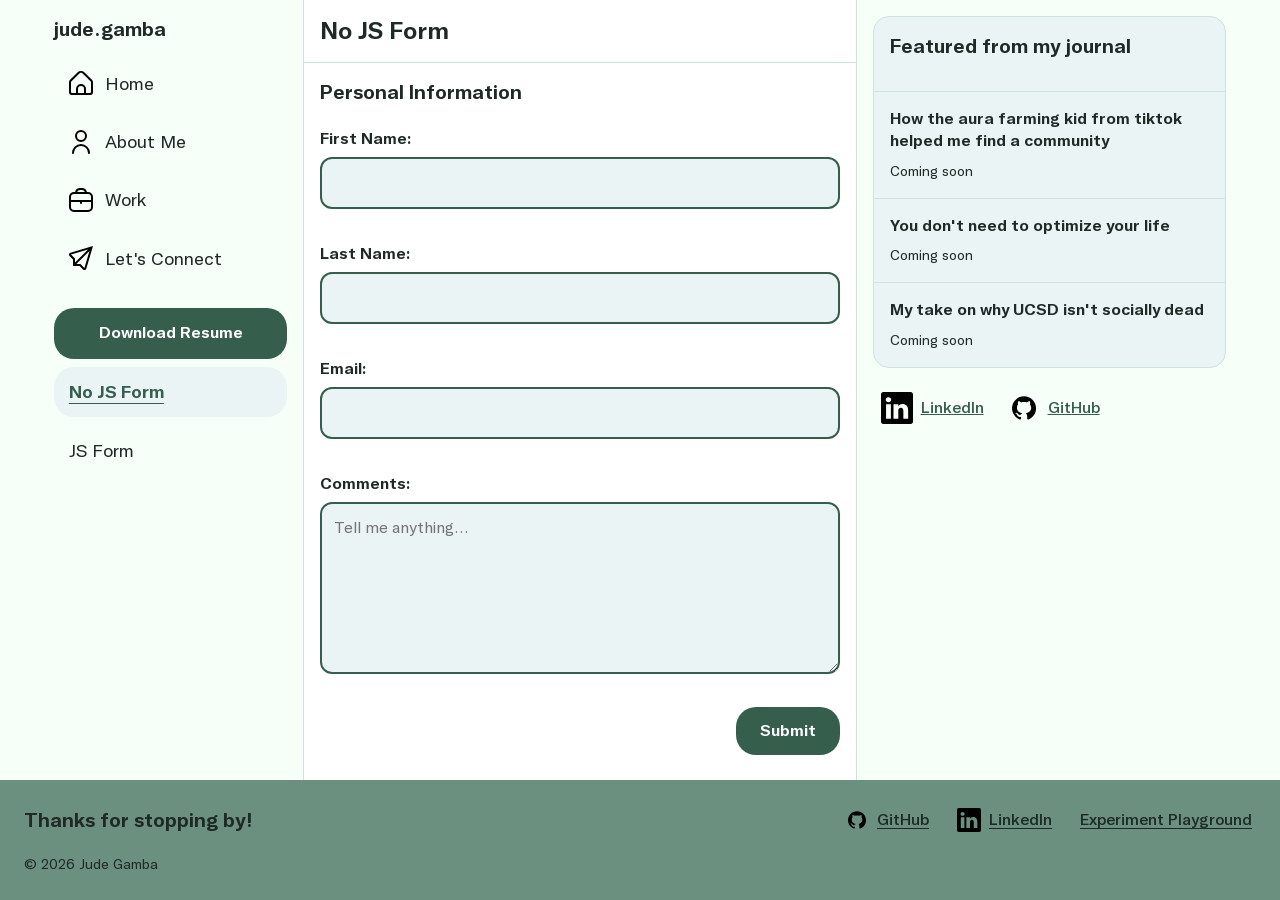
<file: form-no-js.html>
<!DOCTYPE html>
<html lang="en">
    <head>
        <meta charset="utf-8">
        <meta name="viewport" content="width=device-width, initial-scale=1">
        <meta name="description"
            content="Personal website showcasing Jude Gamba's portfolio">
        <title>No JS Form</title>
        <link rel="icon" href="assets/favicon.svg" type="image/svg+xml">
        <link rel="stylesheet" href="stylesheet.css">
    </head>
    <body class="connect-page">
        <header>
            <h1>No JS Form</h1>
        </header>
        <nav aria-label="Main navigation">
            <h2><span class="first-name">jude</span>.<span class="last-name">gamba</span></h2>
            <ul>
                <li>
                    <a href="index.html">
                        <img src="assets/icons/home.svg" alt="" width="24" height="24">
                        <span>Home</span>
                    </a>
                </li>
                <li>
                    <a href="about.html">
                        <img src="assets/icons/user.svg" alt="" width="24" height="24">
                        <span>About Me</span>
                    </a>
                </li>
                <li>
                    <a href="work.html">
                        <img src="assets/icons/briefcase.svg" alt="" width="24" height="24">
                        <span>Work</span>
                    </a>
                </li>
                <li>
                    <a href="connect.html">
                        <img src="assets/icons/paper-plane.svg" alt="" width="24" height="24">
                        <span>Let's Connect</span>
                    </a>
                </li>
                <li class="nav-resume-item">
                    <a href="assets/jude-gamba-resume.pdf" download class="resume-link">
                        Download Resume
                    </a>
                </li>
                <li>
                    <a href="form-no-js.html" aria-current="page">
                        <span>No JS Form</span>
                    </a>
                </li>
                <li>
                    <a href="form-with-js.html">
                        <span>JS Form</span>
                    </a>
                </li>
            </ul>
        </nav>
        <!-- Mobile nav bar-->
        <details class="mobile-menu">
            <summary aria-label="Navigation menu">
                <span class="hamburger" aria-hidden="true">
                    <span></span>
                    <span></span>
                    <span></span>
                </span>
            </summary>
            <nav aria-label="Mobile navigation">
                <ul>
                    <li><a href="index.html">Home</a></li>
                    <li><a href="about.html">About Me</a></li>
                    <li><a href="work.html">Work</a></li>
                    <li><a href="connect.html">Let's Connect</a></li>
                    <li>
                        <a href="form-no-js.html">
                            No JS Form
                        </a>
                    </li>
                    <li>
                        <a href="form-with-js.html" aria-current="page">
                            JS Form
                        </a>
                    </li>
                </ul>
            </nav>
        </details>

        <main>
            <form class="message-form validation-form" action="https://httpbin.org/post" method="post">
                <h2>Personal Information</h2>
                <input type="hidden" value="true" name="possible_bot">
                <label for="fname">First Name: </label>
                <input type="text" id="fname" name="fname" autocomplete="given-name" minlength="1" maxlength="100" aria-describedby="fname-help" required>
                <small class="field-error" id="fname-help">Name between 1-100 characters</small>
                <label for="lname">Last Name: </label>
                <input type="text" id="lname" name="lname" autocomplete="family-name" minlength="1" maxlength="100" aria-describedby="lname-help"required>
                <small class="field-error" id="lname-help">Name between 1-100 characters</small>
                <label for="email">Email: </label>
                <input type="email" id="email" name="email" autocomplete="email" aria-describedby="email-help"required>
                <small class="field-error" id="email-help">Enter email such as john@example.com</small>
                <label for="user-comment">Comments: </label>
                <textarea id="user-comment" name="comment" placeholder="Tell me anything..." rows="6" minlength="10" maxlength="1000" aria-describedby="comment-help" required></textarea>
                <small class="field-error" id="comment-help">Enter any message between 10 and 1000 characters</small>
                <button type="submit">Submit</button>
            </form>
        </main>

        <aside aria-labelledby="journal-heading">
            <section class="journal-panel desktop-journal">
                <h2 id="journal-heading">Featured from my journal</h2>

                <article>
                    <h3>How the aura farming kid from tiktok helped me find a community</h3>
                    <p>Coming soon</p>
                </article>

                <article>
                    <h3>You don't need to optimize your life</h3>
                    <p>Coming soon</p>
                </article>

                <article>
                    <h3>My take on why UCSD isn't socially dead</h3>
                    <p>Coming soon</p>
                </article>
            </section>
            <details class="journal-panel mobile-journal">
                <summary>Featured from my journal</summary>

                <article>
                    <h3>How the aura farming kid from tiktok helped me find a community</h3>
                    <p>Coming soon</p>
                </article>

                <article>
                    <h3>You don't need to optimize your life</h3>
                    <p>Coming soon</p>
                </article>

                <article>
                    <h3>My take on why UCSD isn't socially dead</h3>
                    <p>Coming soon</p>
                </article>
            </details>

            <ul class="social-links" aria-label="Social profiles">
                <li>
                    <a class="social-link" href="https://www.linkedin.com/in/jude-raphael-gamba">
                        <img src="assets/icons/linkedin.svg"
                            alt="" width="24" height="24">
                        <span>LinkedIn</span>
                    </a>
                </li>
                <li>
                    <a class="social-link" href="https://github.com/JudeRgamba">
                        <img src="assets/icons/GitHub_Invertocat_Black_Clearspace.svg"
                            alt="" width="24" height="24">
                        <span>GitHub</span>
                    </a>
                </li>
            </ul>
        </aside>
        <footer class="site-footer">
            <div class="footer-content">
                <p class="footer-message">Thanks for stopping by!</p>

                <nav class="footer-links" aria-label="Footer navigation">
                    <a href="https://github.com/JudeRgamba">
                        <img
                            src="assets/icons/GitHub_Invertocat_Black_Clearspace.svg"
                            alt=""
                            width="24"
                            height="24">
                        <span>GitHub</span>
                    </a>

                    <a href="https://www.linkedin.com/in/jude-raphael-gamba">
                        <img
                            src="assets/icons/linkedin.svg"
                            alt=""
                            width="24"
                            height="24">
                        <span>LinkedIn</span>
                    </a>

                    <a href="experiments.html">Experiment Playground</a>
                </nav>
            </div>

            <p class="footer-copyright">
                <small>© 2026 Jude Gamba</small>
            </p>
        </footer>
        <a
            class="floating-resume"
            href="assets/jude-gamba-resume.pdf"
            download
            aria-label="Download resume">
            <img
                src="assets/icons/download.svg"
                alt=""
                width="24"
                height="24">
        </a>
    </body>
</html>
</file>
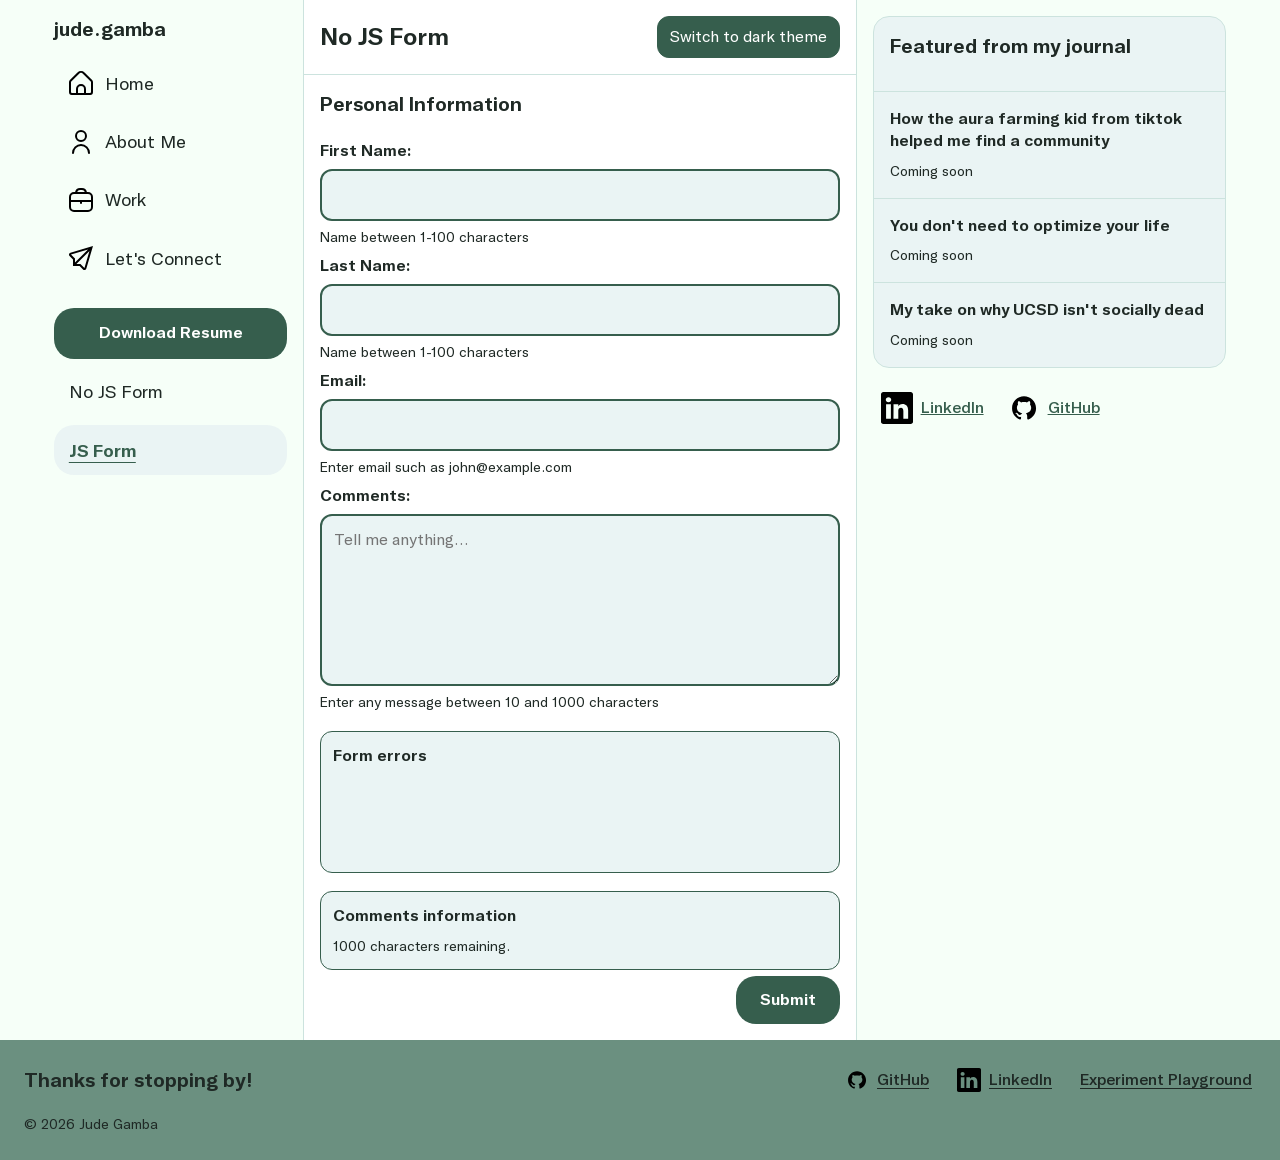
<file: form-with-js.html>
<!DOCTYPE html>
<html lang="en">
    <head>
        <meta charset="utf-8">
        <meta name="viewport" content="width=device-width, initial-scale=1">
        <meta name="description"
            content="Personal website showcasing Jude Gamba's portfolio">
        <title>No JS Form</title>
        <link rel="icon" href="assets/favicon.svg" type="image/svg+xml">
        <link rel="stylesheet" href="stylesheet.css">
        <script src="theme.js"></script>
        <script src="form.js" defer></script>
    </head>
    <body class="connect-page">
        <header>
            <h1>No JS Form</h1>
            <button type="button" class="theme-toggle" hidden>Switch to dark theme</button>
        </header>
        <nav aria-label="Main navigation">
            <h2><span class="first-name">jude</span>.<span class="last-name">gamba</span></h2>
            <ul>
                <li>
                    <a href="index.html">
                        <img src="assets/icons/home.svg" data-dark-src="assets/icons/home-converted-inverted.png" alt="" width="24" height="24">
                        <span>Home</span>
                    </a>
                </li>
                <li>
                    <a href="about.html">
                        <img src="assets/icons/user.svg" data-dark-src="assets/icons/user-converted-inverted.png" alt="" width="24" height="24">
                        <span>About Me</span>
                    </a>
                </li>
                <li>
                    <a href="work.html">
                        <img src="assets/icons/briefcase.svg" data-dark-src="assets/icons/briefcase-converted-inverted.png" alt="" width="24" height="24">
                        <span>Work</span>
                    </a>
                </li>
                <li>
                    <a href="connect.html">
                        <img src="assets/icons/paper-plane.svg" data-dark-src="assets/icons/paper-plane-converted-inverted.png" alt="" width="24" height="24">
                        <span>Let's Connect</span>
                    </a>
                </li>
                <li class="nav-resume-item">
                    <a href="assets/jude-gamba-resume.pdf" download class="resume-link">
                        Download Resume
                    </a>
                </li>
                <li>
                    <a href="form-no-js.html">
                        <span>No JS Form</span>
                    </a>
                </li>
                <li>
                    <a href="form-with-js.html" aria-current="page">
                        <span>JS Form</span>
                    </a>
                </li>
            </ul>
        </nav>
        <!-- Mobile nav bar-->
        <details class="mobile-menu">
            <summary aria-label="Navigation menu">
                <span class="hamburger" aria-hidden="true">
                    <span></span>
                    <span></span>
                    <span></span>
                </span>
            </summary>
            <nav aria-label="Mobile navigation">
                <ul>
                    <li><a href="index.html">Home</a></li>
                    <li><a href="about.html">About Me</a></li>
                    <li><a href="work.html">Work</a></li>
                    <li><a href="connect.html">Let's Connect</a></li>
                    <li>
                        <a href="form-no-js.html">
                            No JS Form
                        </a>
                    </li>
                    <li>
                        <a href="form-with-js.html" aria-current="page">
                            JS Form
                        </a>
                    </li>
                </ul>
            </nav>
        </details>

        <main>
            <form class="message-form validation-form" action="https://httpbin.org/post" method="post">
                <h2>Personal Information</h2>
                <input type="hidden" value="true" name="possible_bot">
                <input type="hidden" name="form-errors" id="form-errors" value="[]">
                <label for="fname">First Name: </label>
                <input type="text" id="fname" name="fname" autocomplete="given-name" minlength="1" maxlength="100" aria-describedby="fname-help fname-error" required>
                <small id="fname-help">Name between 1-100 characters</small>
                <label for="lname">Last Name: </label>
                <input type="text" id="lname" name="lname" autocomplete="family-name" minlength="1" maxlength="100" aria-describedby="lname-help lname-error"required>
                <small id="lname-help">Name between 1-100 characters</small>
                <label for="email">Email: </label>
                <input type="email" id="email" name="email" autocomplete="email" aria-describedby="email-help email-error"required>
                <small id="email-help">Enter email such as john@example.com</small>
                <label for="user-comment">Comments: </label>
                <textarea id="user-comment" name="comment" placeholder="Tell me anything..." rows="6" minlength="10" maxlength="1000" aria-describedby="comment-help comment-error comment-info" required></textarea>
                <small id="comment-help">Enter any message between 10 and 1000 characters</small>
                <section class="form-feedback form-errors" aria-labelledby="errors-heading" hidden>
                    <h3 id="errors-heading">Form errors</h3>
                    <div aria-live="polite" aria-relevant="additions text">
                        <p id="fname-error"></p>
                        <p id="lname-error"></p>
                        <p id="email-error"></p>
                        <p id="comment-error"></p>
                    </div>
                </section>
                <section class="form-feedback form-information" aria-labelledby="information-heading" hidden>
                    <h3 id="information-heading">Comments information</h3>
                    <p id="comment-info" role="status"></p>
                </section>
                <button type="submit">Submit</button>
            </form>
        </main>

        <aside aria-labelledby="journal-heading">
            <section class="journal-panel desktop-journal">
                <h2 id="journal-heading">Featured from my journal</h2>

                <article>
                    <h3>How the aura farming kid from tiktok helped me find a community</h3>
                    <p>Coming soon</p>
                </article>

                <article>
                    <h3>You don't need to optimize your life</h3>
                    <p>Coming soon</p>
                </article>

                <article>
                    <h3>My take on why UCSD isn't socially dead</h3>
                    <p>Coming soon</p>
                </article>
            </section>
            <details class="journal-panel mobile-journal">
                <summary>Featured from my journal</summary>

                <article>
                    <h3>How the aura farming kid from tiktok helped me find a community</h3>
                    <p>Coming soon</p>
                </article>

                <article>
                    <h3>You don't need to optimize your life</h3>
                    <p>Coming soon</p>
                </article>

                <article>
                    <h3>My take on why UCSD isn't socially dead</h3>
                    <p>Coming soon</p>
                </article>
            </details>

            <ul class="social-links" aria-label="Social profiles">
                <li>
                    <a class="social-link" href="https://www.linkedin.com/in/jude-raphael-gamba">
                        <img src="assets/icons/linkedin.svg" data-dark-src="assets/icons/linkedin-converted-inverted.png"
                            alt="" width="24" height="24">
                        <span>LinkedIn</span>
                    </a>
                </li>
                <li>
                    <a class="social-link" href="https://github.com/JudeRgamba">
                        <img src="assets/icons/GitHub_Invertocat_Black_Clearspace.svg" data-dark-src="assets/icons/GitHub_Invertocat_Black_Clearspace-converted-inverted.png"
                            alt="" width="24" height="24">
                        <span>GitHub</span>
                    </a>
                </li>
            </ul>
        </aside>
        <footer class="site-footer">
            <div class="footer-content">
                <p class="footer-message">Thanks for stopping by!</p>

                <nav class="footer-links" aria-label="Footer navigation">
                    <a href="https://github.com/JudeRgamba">
                        <img
                            src="assets/icons/GitHub_Invertocat_Black_Clearspace.svg" data-dark-src="assets/icons/GitHub_Invertocat_Black_Clearspace-converted-inverted.png"
                            alt=""
                            width="24"
                            height="24">
                        <span>GitHub</span>
                    </a>

                    <a href="https://www.linkedin.com/in/jude-raphael-gamba">
                        <img
                            src="assets/icons/linkedin.svg" data-dark-src="assets/icons/linkedin-converted-inverted.png"
                            alt=""
                            width="24"
                            height="24">
                        <span>LinkedIn</span>
                    </a>

                    <a href="experiments.html">Experiment Playground</a>
                </nav>
            </div>

            <p class="footer-copyright">
                <small>© 2026 Jude Gamba</small>
            </p>
        </footer>
        <a
            class="floating-resume"
            href="assets/jude-gamba-resume.pdf"
            download
            aria-label="Download resume">
            <img
                src="assets/icons/download.svg" data-dark-src="assets/icons/download-converted-inverted.png"
                alt=""
                width="24"
                height="24">
        </a>
    </body>
</html>
</file>
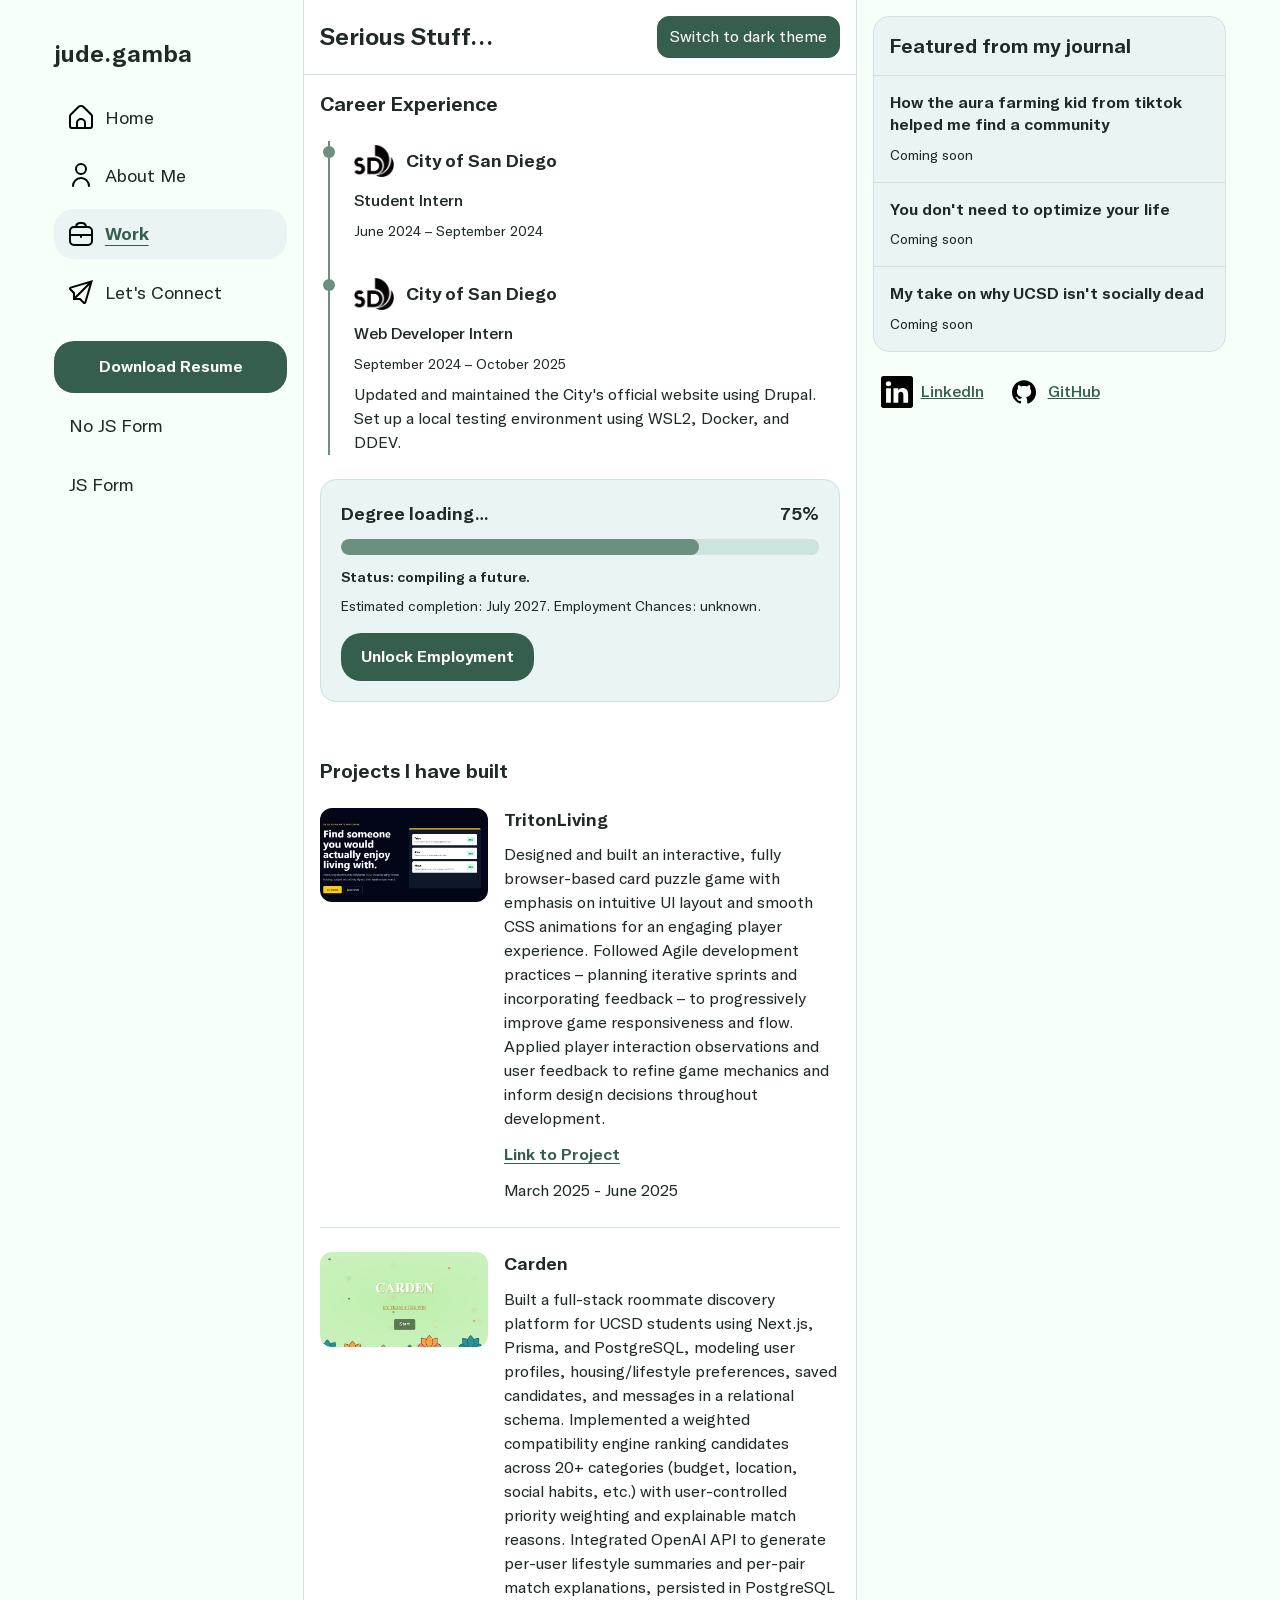
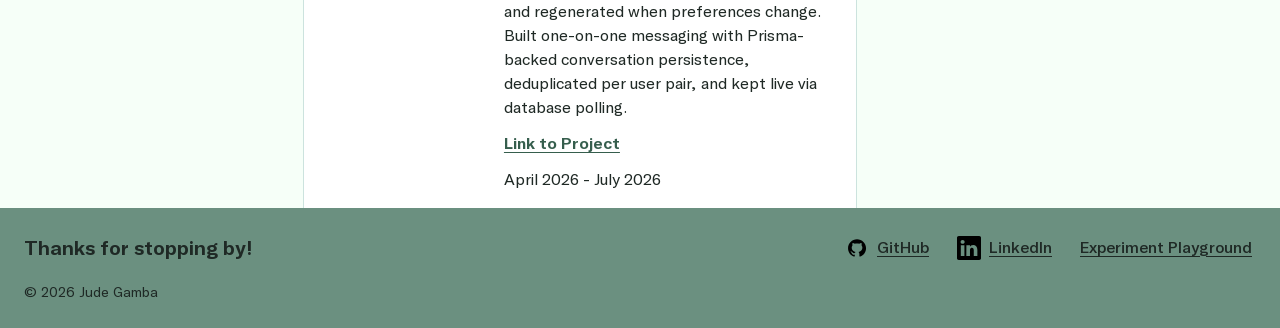
<file: work.html>
<!DOCTYPE html>
<html lang="en">
    <head>
        <meta charset="utf-8">
        <meta name="viewport" content="width=device-width, initial-scale=1">
        <meta name="description"
            content="Personal website showcasing Jude Gamba's portfolio">
        <title>Work Page</title>
        <link rel="icon" href="assets/favicon.svg" type="image/svg+xml">
        <link rel="stylesheet" href="stylesheet.css">
        <script src="theme.js"></script>
    </head>
    <body class="work-page">
        <header>
            <h1>Serious Stuff...</h1>
            <button type="button" class="theme-toggle" hidden>Switch to dark theme</button>
        </header>
        <nav aria-label="Main navigation">
            <h2><span class="first-name">jude</span>.<span class="last-name">gamba</span></h2>
            <ul>
                <li>
                    <a href="index.html">
                        <img src="assets/icons/home.svg" data-dark-src="assets/icons/home-converted-inverted.png" alt="" width="24" height="24">
                        <span>Home</span>
                    </a>
                </li>
                <li>
                    <a href="about.html">
                        <img src="assets/icons/user.svg" data-dark-src="assets/icons/user-converted-inverted.png" alt="" width="24" height="24">
                        <span>About Me</span>
                    </a>
                </li>
                <li>
                    <a href="work.html" aria-current="page">
                        <img src="assets/icons/briefcase.svg" data-dark-src="assets/icons/briefcase-converted-inverted.png" alt="" width="24" height="24">
                        <span>Work</span>
                    </a>
                </li>
                <li>
                    <a href="connect.html">
                        <img src="assets/icons/paper-plane.svg" data-dark-src="assets/icons/paper-plane-converted-inverted.png" alt="" width="24" height="24">
                        <span>Let's Connect</span>
                    </a>
                </li>
                <li class="nav-resume-item">
                    <a href="assets/jude-gamba-resume.pdf" download class="resume-link">
                        Download Resume
                    </a>
                </li>
                <li>
                    <a href="form-no-js.html">
                        <span>No JS Form</span>
                    </a>
                </li>
                <li>
                    <a href="form-with-js.html">
                        <span>JS Form</span>
                    </a>
                </li>
            </ul>
        </nav>
        <details class="mobile-menu">
            <summary aria-label="Navigation menu">
                <span class="hamburger" aria-hidden="true">
                    <span></span>
                    <span></span>
                    <span></span>
                </span>
            </summary>
            <nav aria-label="Mobile navigation">
                <ul>
                    <li><a href="index.html" aria-current="page">Home</a></li>
                    <li><a href="about.html">About Me</a></li>
                    <li><a href="work.html" aria-current="page">Work</a></li>
                    <li><a href="connect.html">Let's Connect</a></li>
                    <li>
                        <a href="form-no-js.html">
                            No JS Form
                        </a>
                    </li>
                    <li>
                        <a href="form-with-js.html">
                            JS Form
                        </a>
                    </li>
                </ul>
            </nav>
        </details>
        <main>
            <section aria-labelledby="work-experience-heading">
                <h2 id="work-experience-heading">Career Experience</h2>
                <work-timeline>
                    <ol class="career-timeline">
                        <li>
                            <div class="company-heading">
                                <img
                                    src="assets/icons/cosd_logo.jpg" data-dark-src="assets/icons/cosd_logo-converted-inverted.png"
                                    alt=""
                                    width="60"
                                    height="40">
                                <h3>City of San Diego</h3>
                            </div>
                            <p class="career-role">Student Intern</p>
                            <p class="career-dates">
                                <time datetime="2024-06">June 2024</time>
                                –
                                <time datetime="2024-09">September 2024</time>
                            </p>
                        </li>

                        <li>
                            <div class="company-heading">
                                <img
                                    src="assets/icons/cosd_logo.jpg" data-dark-src="assets/icons/cosd_logo-converted-inverted.png"
                                    alt=""
                                    width="60"
                                    height="40">
                                <h3>City of San Diego</h3>
                            </div>
                            <p class="career-role">Web Developer Intern</p>
                            <p class="career-dates">
                                <time datetime="2024-09">September 2024</time>
                                –
                                <time datetime="2025-10">October 2025</time>
                            </p>
                            <p>
                                Updated and maintained the City's official website
                                using Drupal. Set up a local testing environment
                                using WSL2, Docker, and DDEV.
                            </p>
                        </li>
                    </ol>
                </work-timeline>
                <div class="degree-widget">
                    <div class="degree-heading">
                        <label for="degree-progress">Degree loading…</label>
                        <span>75%</span>
                    </div>

                    <progress id="degree-progress" value="75" max="100">
                        75%
                    </progress>

                    <p class="degree-status">Status: compiling a future.</p>

                    <p class="degree-caption">
                        Estimated completion: July 2027.
                        Employment Chances: unknown.
                    </p>

                    <button command="show-modal" commandfor="my-dialog">
                        Unlock Employment
                    </button>
                </div>

                <dialog
                    id="my-dialog"
                    class="employment-dialog"
                    aria-labelledby="employment-heading"
                    aria-describedby="employment-message">

                    <h2 id="employment-heading">Employment not found</h2>

                    <p id="employment-message">It's never that easy.</p>

                    <button commandfor="my-dialog" command="close" autofocus>
                        Keep applying
                    </button>
                </dialog>
            </section>
            <br>
            <section aria-labelledby="projects-heading">
                <h2 id="projects-heading">Projects I have built</h2>
                <ul class="work-projects">
                    <li>
                        <project-card id="triton-living">
                            <a href="https://github.com/ucsd-cse-genai-programming-sp26/04-student-choice-jude-adrian-a4" target="_blank">
                                <img
                                class="project-thumbnail"
                                src="assets/images/projects/triton-living.png"
                                alt=""
                                width="144"
                                height="144"
                                loading="lazy">
                            </a>
                            <div class="project-details">
                                <h3>TritonLiving</h3>
                                <p>
                                    Designed and built an interactive, fully browser-based card puzzle game 
                                    with emphasis on intuitive UI layout and smooth CSS animations for an 
                                    engaging player experience. Followed Agile development practices – planning
                                    iterative sprints and incorporating feedback – to progressively improve game
                                    responsiveness and flow. Applied player interaction observations and user 
                                    feedback to refine game mechanics and inform design decisions throughout development.
                                </p>
                                <p><a href="https://github.com/ucsd-cse-genai-programming-sp26/04-student-choice-jude-adrian-a4" target="_blank">Link to Project</a></p>
                                <p>
                                    March 2025 - June 2025
                                </p>
                            </div>
                        </project-card>
                    </li>

                    <li>
                        <project-card id="carden">
                            <a href="https://github.com/cse110-sp25-group04/cse110-sp25-group04" target="_blank">
                                <img
                                class="project-thumbnail"
                                src="assets/images/projects/carden.png"
                                alt=""
                                width="144"
                                height="144"
                                loading="lazy">
                            </a>
                            <div class="project-details">
                                <h3>Carden</h3>
                                <p>
                                    Built a full-stack roommate discovery platform for UCSD students using Next.js,
                                    Prisma, and PostgreSQL, modeling user profiles, housing/lifestyle preferences, 
                                    saved candidates, and messages in a relational schema. Implemented a weighted 
                                    compatibility engine ranking candidates across 20+ categories (budget, location,
                                    social habits, etc.) with user-controlled priority weighting and explainable match reasons.
                                    Integrated OpenAI API to generate per-user lifestyle summaries and per-pair match 
                                    explanations, persisted in PostgreSQL and regenerated when preferences change.
                                    Built one-on-one messaging with Prisma-backed conversation persistence, deduplicated 
                                    per user pair, and kept live via database polling.
                                </p>
                                <p><a href="https://github.com/cse110-sp25-group04/cse110-sp25-group04" target="_blank">Link to Project</a></p>
                                <p>
                                    April 2026 - July 2026
                                </p>
                            </div>
                        </project-card>
                    </li>
                </ul>
            </section>
        </main>
        <aside aria-labelledby="journal-heading">
            <section class="journal-panel desktop-journal">
                <h2 id="journal-heading">Featured from my journal</h2>

                <article>
                    <h3>How the aura farming kid from tiktok helped me find a community</h3>
                    <p>Coming soon</p>
                </article>

                <article>
                    <h3>You don't need to optimize your life</h3>
                    <p>Coming soon</p>
                </article>

                <article>
                    <h3>My take on why UCSD isn't socially dead</h3>
                    <p>Coming soon</p>
                </article>
            </section>
            <details class="journal-panel mobile-journal">
                <summary>Featured from my journal</summary>

                <article>
                    <h3>How the aura farming kid from tiktok helped me find a community</h3>
                    <p>Coming soon</p>
                </article>

                <article>
                    <h3>You don't need to optimize your life</h3>
                    <p>Coming soon</p>
                </article>

                <article>
                    <h3>My take on why UCSD isn't socially dead</h3>
                    <p>Coming soon</p>
                </article>
            </details>
            <ul class="social-links" aria-label="Social profiles">
                <li>
                    <a class="social-link" href="https://www.linkedin.com/in/jude-raphael-gamba">
                        <img src="assets/icons/linkedin.svg" data-dark-src="assets/icons/linkedin-converted-inverted.png"
                            alt="" width="24" height="24">
                        <span>LinkedIn</span>
                    </a>
                </li>
                <li>
                    <a class="social-link" href="https://github.com/JudeRgamba">
                        <img src="assets/icons/GitHub_Invertocat_Black_Clearspace.svg" data-dark-src="assets/icons/GitHub_Invertocat_Black_Clearspace-converted-inverted.png"
                            alt="" width="24" height="24">
                        <span>GitHub</span>
                    </a>
                </li>
            </ul>
        </aside>
        <footer class="site-footer">
            <div class="footer-content">
                <p class="footer-message">Thanks for stopping by!</p>

                <nav class="footer-links" aria-label="Footer navigation">
                    <a href="https://github.com/JudeRgamba">
                        <img
                            src="assets/icons/GitHub_Invertocat_Black_Clearspace.svg" data-dark-src="assets/icons/GitHub_Invertocat_Black_Clearspace-converted-inverted.png"
                            alt=""
                            width="24"
                            height="24">
                        <span>GitHub</span>
                    </a>

                    <a href="https://www.linkedin.com/in/jude-raphael-gamba">
                        <img
                            src="assets/icons/linkedin.svg" data-dark-src="assets/icons/linkedin-converted-inverted.png"
                            alt=""
                            width="24"
                            height="24">
                        <span>LinkedIn</span>
                    </a>

                    <a href="experiments.html">Experiment Playground</a>
                </nav>
            </div>

            <p class="footer-copyright">
                <small>© 2026 Jude Gamba</small>
            </p>
        </footer>
        <script>
            class WorkTimeline extends HTMLElement {
                constructor() {
                    super();
                    console.log("Hello world");
                }
            }

            customElements.define("work-timeline", WorkTimeline);
        </script>
        <a
            class="floating-resume"
            href="assets/jude-gamba-resume.pdf"
            download
            aria-label="Download resume">
            <img
                src="assets/icons/download.svg" data-dark-src="assets/icons/download-converted-inverted.png"
                alt=""
                width="24"
                height="24">
        </a>
    </body>
</html>
</file>
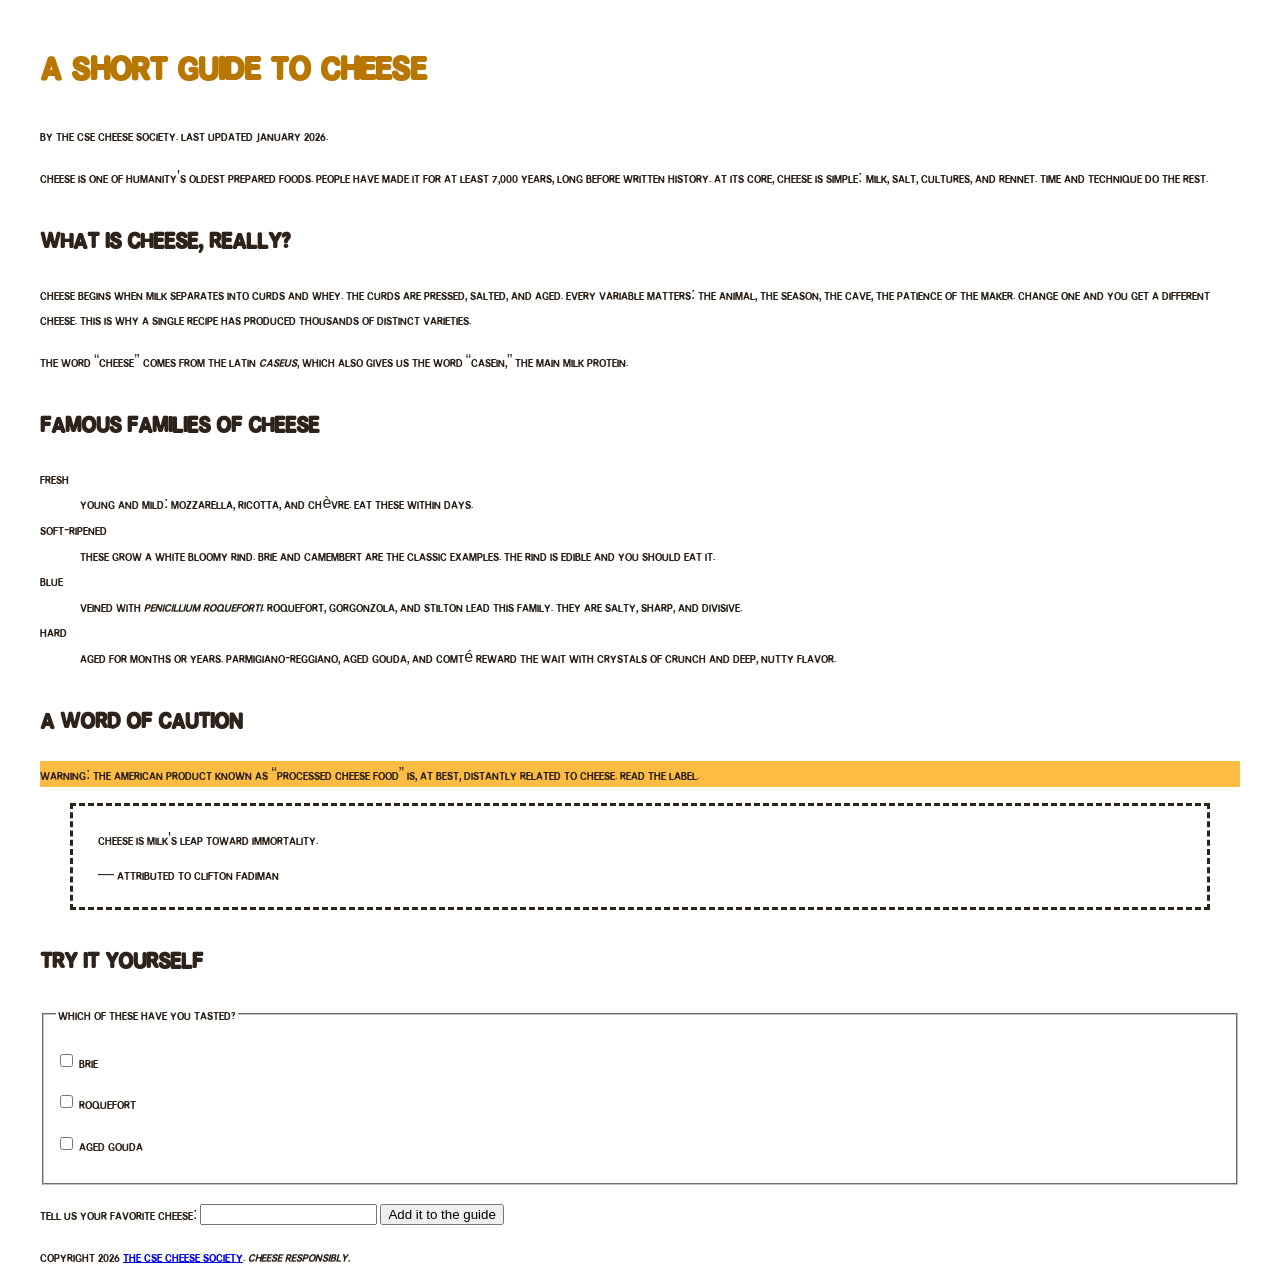
<file: part1/cheese.html>
<!DOCTYPE html>
<html lang="en">
<head>
  <meta charset="UTF-8">
  <meta name="viewport" content="width=device-width, initial-scale=1">
  <title>A Short Guide to Cheese</title>
  <link rel="stylesheet" href="cheese.css">
</head>
<body>
  <header>
    <h1>A Short Guide to Cheese</h1>
    <p>by The CSE Cheese Society. Last updated <time datetime="2026-01">January 2026</time>.</p>
  </header>

  <main>
    <article>
      <p>Cheese is one of humanity's oldest prepared foods. People have made
      it for at least 7,000 years, long before written history. At its core,
      cheese is simple: milk, salt, cultures, and rennet. Time and technique
      do the rest.</p>

      <section>
        <h2>What Is Cheese, Really?</h2>
        <p>Cheese begins when milk separates into curds and whey. The curds
        are pressed, salted, and aged. Every variable matters: the animal,
        the season, the cave, the patience of the maker. Change one and you
        get a different cheese. This is why a single recipe has produced
        thousands of distinct varieties.</p>
        <p>The word <q>cheese</q> comes from the Latin
        <span class="latin" lang="la">caseus</span>, which also gives us the word
        <q>casein,</q> the main milk protein.</p>
      </section>

      <section>
        <h2>Famous Families of Cheese</h2>

        <dl>
          <dt>Fresh</dt>
          <dd>Young and mild: mozzarella, ricotta, and
          <span lang="fr">chèvre</span>. Eat these within days.</dd>

          <dt>Soft-ripened</dt>
          <dd>These grow a white bloomy rind. Brie and Camembert are the
          classic examples. The rind is edible and you should eat it.</dd>

          <dt>Blue</dt>
          <dd>Veined with <span class="latin" lang="la">Penicillium
          roqueforti</span>. Roquefort, Gorgonzola, and Stilton lead this
          family. They are salty, sharp, and divisive.</dd>

          <dt>Hard</dt>
          <dd>Aged for months or years. Parmigiano-Reggiano, aged Gouda,
          and <span lang="fr">Comté</span> reward the wait with crystals
          of crunch and deep, nutty flavor.</dd>
        </dl>
      </section>

      <section>
        <h2>A Word of Caution</h2>
        <p id="warning">Warning: The American product known as
        <q>processed cheese food</q> is, at best, distantly related to
        cheese. Read the label.</p>

        <blockquote>
          <p>Cheese is milk's leap toward immortality.</p>
          <footer>— attributed to Clifton Fadiman</footer>
        </blockquote>
      </section>

      <section>
        <h2>Try It Yourself</h2>
        <form>
          <fieldset>
            <legend>Which of these have you tasted?</legend>
            <p><input type="checkbox" id="c-brie" name="tasted" value="brie">
               <label for="c-brie">Brie</label></p>
            <p><input type="checkbox" id="c-roquefort" name="tasted" value="roquefort">
               <label for="c-roquefort">Roquefort</label></p>
            <p><input type="checkbox" id="c-gouda" name="tasted" value="gouda">
               <label for="c-gouda">Aged Gouda</label></p>
          </fieldset>
          <p>
            <label for="fav">Tell us your favorite cheese:</label>
            <input type="text" id="fav" name="favorite">
            <button type="submit">Add it to the guide</button>
          </p>
        </form>
      </section>
    </article>
  </main>
  <footer>
    <p>Copyright 2026 <a href="https://example.com/cheese-society">The CSE
    Cheese Society</a>. <em>Cheese responsibly.</em></p>
  </footer>
</body>
</html>
</file>
<file: stylesheet.css>
/* Jude Gamba */
/* https://github.com/JudeRgamba/CSE134B-Hw3 */

@font-face {
    font-family: 'Twitter Chirp';
    src: url('assets/fonts/Chirp-Heavy.woff2') format('woff2');
    font-weight: 900;
    font-style: normal;
    font-display: swap;
}

@font-face {
    font-family: 'Twitter Chirp';
    src: url('assets/fonts/Chirp-Bold.woff2') format('woff2');
    font-weight: bold;
    font-style: normal;
    font-display: swap;
}

@font-face {
    font-family: 'Twitter Chirp';
    src: url('assets/fonts/Chirp-Regular.woff2') format('woff2');
    font-weight: normal;
    font-style: normal;
    font-display: swap;
}

@font-face {
    font-family: 'Twitter Chirp';
    src: url('assets/fonts/Chirp-Medium.woff2') format('woff2');
    font-weight: 500;
    font-style: normal;
    font-display: swap;
}

/* Shared settings and default light theme */
:root {
    --font-body: "Twitter Chirp", Arial, sans-serif;
    --spacing: 1rem;

    color-scheme: light;
    --page-background: #f6fff8;
    --feed-background: #ffffff;
    --surface-background: #eaf4f4;
    --text-color: #1f2925;
    --link-color: #365e4d;
    --border-color: #cce3de;
    --hover-background: #cce3de;
    --accent-color: #6b9080;
    --progress-track: #cce3de;
    --button-background: #365e4d;
    --button-hover-background: #1f2925;
    --button-text: #ffffff;
    --focus-color: #365e4d;
    --input-background: #eaf4f4;
    --input-border: #365e4d;
    --error-color: #a12622;
    --footer-background: #6b9080;
    --footer-text: #1f2925;
    --shadow-color: rgb(0 0 0 / 20%);
    --floating-shadow-color: rgb(0 0 0 / 25%);
    --backdrop-color: rgb(0 0 0 / 55%);
}

/* Dark theme: activated by data-theme="dark" on the html element. */
:root[data-theme="dark"] {
    color-scheme: dark;
    --page-background: #101815;
    --feed-background: #18231e;
    --surface-background: #22322a;
    --text-color: #edf5ef;
    --link-color: #a4d8bb;
    --border-color: #425c4f;
    --hover-background: #30483b;
    --accent-color: #89b9a0;
    --progress-track: #425c4f;
    --button-background: #365e4d;
    --button-hover-background: #426e5b;
    --button-text: #ffffff;
    --focus-color: #b5ebcd;
    --input-background: #22322a;
    --input-border: #89b9a0;
    --error-color: #ffaaa5;
    --footer-background: #263e32;
    --footer-text: #edf5ef;
    --shadow-color: rgb(0 0 0 / 40%);
    --floating-shadow-color: rgb(0 0 0 / 45%);
    --backdrop-color: rgb(0 0 0 / 70%);
}

body {
    margin: 0;
    background-color: var(--page-background);
    color: var(--text-color);
    font-family: var(--font-body);
    font-size: 1rem;
    line-height: 1.5;
}

a {
    color: var(--link-color);
}

/* Native button supports Tab, Enter, and Space. Reveal only after setup. */
.theme-toggle[hidden] {
    display: none;
}

.theme-toggle {
    padding: 0.5em 0.75em;
    border: 1px solid var(--input-border);
    border-radius: 0.75rem;
    background-color: var(--button-background);
    color: var(--button-text);
    font: inherit;
    cursor: pointer;
}

.theme-toggle:hover {
    background-color: var(--button-hover-background);
}

body > header {
    display: flex;
    align-items: center;
    justify-content: space-between;
    flex-wrap: wrap;
    gap: 0.75rem;
}

main {
    background-color: var(--feed-background);
    border-inline: 1px solid var(--border-color);
    padding: var(--spacing);
}

/* Include padding and borders within declared element widths. */
*,
*::before,
*::after {
    box-sizing: border-box;
}

/* Desktop: navigation, center feed, and journal sidebar. */
@media (min-width: 75rem) {
    body {
        display: grid;
        grid-template-columns:
            minmax(0, 1fr)
            minmax(0, min(20.68vw, 24.75rem))
            minmax(0, min(43.24vw, 51.75rem))
            minmax(0, min(30.08vw, 36rem))
            minmax(0, 1fr);
        grid-template-rows: auto 1fr auto;

        width: 100%;
        max-width: none;
        margin: 0;

        align-items: start;
        min-height: 100vh;
    }

    /* Child selectors place the page's main regions in the grid. */
    body > header {
        grid-column: 3;
        grid-row: 1;
        padding: var(--spacing);
        background-color: var(--feed-background);
        border-inline: 1px solid var(--border-color);
    }

    body > main {
        grid-column: 3;
        grid-row: 2;
        min-width: 0;
        align-self: stretch;
    }

    body > nav {
        grid-column: 2;
        grid-row: 1 / 3;
    }

    body > aside {
        grid-column: 4;
        grid-row: 1 / 3;
    }

    body > nav,
    body > aside {
        position: sticky;
        top: 0;
        max-height: 100vh;
        overflow-y: auto;
        padding: var(--spacing);
    }

    body > footer {
        grid-column: 2;
        grid-row: 3;
        padding: var(--spacing);
        background-color: var(--feed-background);
        border-inline: 1px solid var(--border-color);
    }
}

/* Navigation Bar Styling */
@media (min-width: 75rem) {
    /* Child combinator: style the main navigation's list. */
    body > nav > ul {
        display: flex;
        flex-direction: column;
        gap: 0.5rem;
        list-style: none;
        margin: 0;
        padding: 0;
    }

    /* Descendant combinator: align icons and text within navigation links. */
    body > nav a {
        display: flex;
        align-items: center;
        gap: 0.75rem;
        padding: 0.65em 0.8em;
        border-radius: 20px;
        color: var(--text-color);
        font-size: 1.125rem;
        text-decoration: none;
    }

    body > nav a img {
        width: 1.5rem;
        height: 1.5rem;
        flex-shrink: 0;
    }

    body > nav a:hover {
        background-color: var(--hover-background);
        text-decoration: underline;
        text-underline-offset: 0.25em;
    }

    /* Attribute selector: identify the current page's navigation link. */
    body > nav a[aria-current="page"] {
        background-color: var(--surface-background);
        color: var(--link-color);
        font-weight: 700;
        text-decoration: underline;
        text-underline-offset: 0.25em;
    }

    body > nav .resume-link {
        justify-content: center;
        margin-top: var(--spacing);
        padding: 0.85em 1em;
        background-color: var(--button-background);
        color: var(--button-text);
        font-size: 1rem;
        font-weight: 700;
    }

    body > nav .resume-link:hover {
        background-color: var(--button-hover-background);
    }
}

/* Keep keyboard focus visible at every screen width. */
a:focus-visible,
button:focus-visible,
input:focus-visible,
textarea:focus-visible,
select:focus-visible {
    outline: 3px solid var(--focus-color);
    outline-offset: 3px;
}

/* Stick Header for top of page */
@media (min-width: 75rem) {
    body > header {
        position: sticky;
        top: 0;
        z-index: 10;
        border-bottom: 1px solid var(--border-color);
    }

    body > header > h1 {
        margin: 0;
        font-size: 1.5rem;
        line-height: 1.25;
    }
}

/* Main Feed Styling */
.home-page > main {
    padding: 0;
}

/* Child combinator: give each Home feed section its own spacing. */
.home-page > main > section {
    padding: var(--spacing);
}

/* Adjacent sibling combinator: separate consecutive feed sections. */
.home-page > main > section + section {
    border-top: 1px solid var(--border-color);
}

.home-page > main > section > h2 {
    margin: 0 0 0.75rem;
    font-size: 1.25rem;
    line-height: 1.3;
}

.home-page > main p {
    margin: 0.75rem 0 0;
}

/* Descendant selector: keep Home photos within their available width. */
.home-page main img {
    display: block;
    max-width: 100%;
    height: auto;
    border-radius: 0.75rem;
}

/* Child combinator: arrange featured projects in one scrollable row. */
.home-page .project-stories {
    display: flex;
    gap: 1.25rem;
    overflow-x: auto;
    list-style: none;
    margin: 0;
    padding: 0.5rem;
}

.home-page .project-stories > li {
    flex: 0 0 6rem;
}

.home-page .project-stories a {
    display: flex;
    flex-direction: column;
    align-items: center;
    gap: 0.5rem;
    padding: 0.25rem;
    color: var(--text-color);
    text-align: center;
    text-decoration: none;
    font-size: 0.875rem;
    font-weight: 500;
}

.home-page .project-stories img {
    width: 5rem;
    height: 5rem;
    object-fit: cover;
    border: 3px solid var(--accent-color);
    border-radius: 50%;
}

.home-page .project-stories a:hover {
    color: var(--link-color);
    text-decoration: underline;
    text-underline-offset: 0.2em;
}

.home-page .project-stories a:hover img {
    border-color: var(--link-color);
}

/* Attribute selector: give linked projects a block box and anchor clearance. */
project-card[id] {
    display: block;
    scroll-margin-top: 6rem;
}

/* Descendant selector: align the avatar and author name within a post. */
.home-page .post-author {
    display: flex;
    align-items: center;
    gap: 0.75rem;
    margin-bottom: 0.75rem;
}

.home-page .post-author img {
    width: 3rem;
    height: 3rem;
    flex-shrink: 0;
    object-fit: cover;
    border-radius: 50%;
}

.home-page .post-author h3 {
    margin: 0;
    font-size: 1rem;
    font-weight: 700;
    line-height: 1.3;
}

.home-page .feed-post > p {
    margin: 0;
}

/* Fill the feed with the welcome photo and update photo. */
.home-page section[aria-labelledby="welcome-heading"] > img,
.home-page .post-photo {
    width: 100%;
    height: auto;
}

/* Journal Sidebar Styling */
.journal-panel {
    background-color: var(--surface-background);
    border: 1px solid var(--border-color);
    border-radius: 1rem;
}

/* Child combinator: space the panel heading and journal entries. */
.journal-panel > h2,
.journal-panel > article {
    padding: var(--spacing);
    margin: 0;
}

.journal-panel > h2 {
    font-size: 1.25rem;
    line-height: 1.3;
}

.journal-panel > article {
    border-top: 1px solid var(--border-color);
}

.journal-panel h3 {
    margin: 0;
    font-size: 1rem;
    line-height: 1.4;
}

.journal-panel p {
    margin: 0.5rem 0 0;
    font-size: 0.875rem;
}

.social-links {
    display: flex;
    flex-wrap: wrap;
    gap: 0.5rem;
    list-style: none;
    margin: var(--spacing) 0 0;
    padding: 0;
}

.social-link {
    display: flex;
    align-items: center;
    gap: 0.5rem;
    padding: 0.5em;
    border-radius: 0.5rem;
    color: var(--link-color);
    font-size: 1rem;
    font-weight: 500;
}

.social-link img {
    width: 2rem;
    height: 2rem;
    object-fit: contain;
}

/* Attribute selector: hover styling applies only to real profile links. */
.social-link[href]:hover {
    background-color: var(--hover-background);
    text-decoration-thickness: 2px;
}

/* Profile Page Styles */
.about-page > main {
    padding: 0;
}

.profile-cover {
    display: block;
    width: 100%;
    aspect-ratio: 3 / 1;
    object-fit: cover;
}

.profile-details {
    padding: 0 var(--spacing) var(--spacing);
}

.profile-avatar {
    display: block;
    position: relative;
    width: 9rem;
    height: 9rem;
    margin-top: -4.5rem;
    border: 0.3rem solid var(--feed-background);
    border-radius: 50%;
    object-fit: cover;
}

/* Child selector: style the profile's name and bio paragraphs. */
.profile-details > h2 {
    margin: 0.75rem 0 0;
    font-size: 1.5rem;
    line-height: 1.25;
}

.profile-details > p {
    margin: 0.75rem 0 0;
}

.profile-meta {
    display: flex;
    flex-wrap: wrap;
    gap: 0.5rem 1rem;
    list-style: none;
    margin: 0.75rem 0 0;
    padding: 0;
    font-size: 0.875rem;
}

.profile-meta > li {
    display: flex;
    align-items: center;
    gap: 0.4rem;
}

.profile-meta img {
    width: 1.25rem;
    height: 1.25rem;
}

.profile-stat {
    font-size: 0.875rem;
}

/* Hobby Posts */
.hobby-feed {
    border-top: 1px solid var(--border-color);
}

/* Child selectors: space the hobby feed's introductory heading and text. */
.hobby-feed > h2 {
    margin: 0;
    padding: var(--spacing) var(--spacing) 0;
    font-size: 1.25rem;
    line-height: 1.3;
}

.hobby-feed > p {
    margin: 0;
    padding: 0.5rem var(--spacing) var(--spacing);
}

.hobby-post {
    padding: var(--spacing);
    border-top: 1px solid var(--border-color);
}

.hobby-author {
    display: flex;
    align-items: center;
    gap: 0.75rem;
}

.hobby-author img {
    display: block;
    width: 3rem;
    height: 3rem;
    flex-shrink: 0;
    border-radius: 50%;
    object-fit: cover;
}

.hobby-author p {
    margin: 0;
    font-size: 1rem;
    font-weight: 700;
}

.hobby-post > h3 {
    margin: 0.75rem 0 0;
    font-size: 1.125rem;
    line-height: 1.3;
}

.hobby-post > p {
    margin: 0.75rem 0;
}

.photo-gallery {
    display: grid;
    grid-template-columns: repeat(2, minmax(0, 1fr));
    gap: 0.5rem;
    list-style: none;
    margin: 1rem 0 0;
    padding: 0;
}

.photo-gallery a {
    display: block;
    border-radius: 0.75rem;
}

.photo-gallery img {
    display: block;
    width: 100%;
    height: auto;
    aspect-ratio: 1 / 1;
    object-fit: cover;
    border-radius: 0.75rem;
}

.photo-gallery a:hover {
    outline: 2px solid var(--link-color);
    outline-offset: 2px;
}

/* Keep the keyboard video within its post at a widescreen ratio. */
.hobby-video {
    display: block;
    width: 100%;
    aspect-ratio: 16 / 9;
    height: auto;
    margin-top: var(--spacing);
    border: 0;
    border-radius: 0.75rem;
}

/* Work Page Styling */
.work-page > main {
    padding: 0;
}

/* Child selector: give each Work section consistent feed spacing. */
.work-page > main > section {
    padding: var(--spacing);
}

.work-page > main > section > h2 {
    margin: 0 0 1.5rem;
    font-size: 1.25rem;
    line-height: 1.3;
}

work-timeline {
    display: block;
}

.career-timeline {
    list-style: none;
    margin: 0 0 1.5rem 0.5rem;
    padding: 0;
    border-left: 2px solid var(--accent-color);
}

/* Child selector: position each experience beside the timeline. */
.career-timeline > li {
    position: relative;
    padding: 0 0 2rem 1.5rem;
}

.career-timeline > li:last-child {
    padding-bottom: 0;
}

/* Decorative dots mark each experience on the vertical line. */
.career-timeline > li::before {
    content: "";
    position: absolute;
    top: 0.3rem;
    left: -0.4375rem;
    width: 0.75rem;
    height: 0.75rem;
    border-radius: 50%;
    background-color: var(--accent-color);
}

.career-timeline h3 {
    margin: 0;
    font-size: 1.125rem;
    line-height: 1.3;
}

.career-timeline p {
    margin: 0.5rem 0 0;
}

.career-role {
    font-weight: 500;
}

.career-dates {
    font-size: 0.875rem;
}

/* Descendant selector: align each company logo with its heading. */
.career-timeline .company-heading {
    display: flex;
    align-items: center;
    gap: 0.75rem;
}

.company-heading img {
    display: block;
    width: 2.5rem;
    height: 2.5rem;
    flex-shrink: 0;
    object-fit: contain;
}

.degree-widget {
    padding: 1.25rem;
    border: 1px solid var(--border-color);
    border-radius: 1rem;
    background-color: var(--surface-background);
}

.degree-heading {
    display: flex;
    justify-content: space-between;
    align-items: baseline;
    gap: 1rem;
    margin-bottom: 0.75rem;
    font-size: 1.125rem;
    font-weight: 700;
}

.degree-widget progress {
    display: block;
    width: 100%;
    height: 1rem;
    overflow: hidden;
    appearance: none;
    border: 0;
    border-radius: 999px;
    background-color: var(--progress-track);
    accent-color: var(--accent-color);
}

/* Chrome, Edge, and Safari: style the track and filled portion. */
.degree-widget progress::-webkit-progress-bar {
    background-color: var(--progress-track);
    border-radius: 20px;
}

.degree-widget progress::-webkit-progress-value {
    background-color: var(--accent-color);
    border-radius: 999px;
}

/* Firefox: style the filled portion. */
.degree-widget progress::-moz-progress-bar {
    background-color: var(--accent-color);
    border-radius: 20px;
}

.degree-status {
    margin: 0.75rem 0 0;
    font-size: 0.875rem;
    font-weight: 700;
}

.degree-caption {
    margin: 0.5rem 0 1rem;
    font-size: 0.875rem;
}

.degree-widget button {
    padding: 0.75em 1.25em;
    border: 0;
    border-radius: 20px;
    background-color: var(--button-background);
    color: var(--button-text);
    font: inherit;
    font-weight: 700;
    cursor: pointer;
}

.degree-widget button:hover {
    background-color: var(--button-hover-background);
}

.employment-dialog {
    width: min(90%, 26rem);
    margin: auto;
    padding: 1.75rem;
    border: 1px solid var(--accent-color);
    border-radius: 1rem;
    background-color: var(--feed-background);
    color: var(--text-color);
    box-shadow: 0 1rem 3rem var(--shadow-color);
    text-align: center;
}

/* Dim the page behind the open modal dialog. */
.employment-dialog::backdrop {
    background-color: var(--backdrop-color);
}

.employment-dialog h2 {
    margin: 0;
    font-size: 1.5rem;
    line-height: 1.25;
}

.employment-dialog p {
    margin: 1rem 0 1.5rem;
}

.employment-dialog button {
    padding: 0.75em 1.5em;
    border: 0;
    border-radius: 20px;
    background-color: var(--button-background);
    color: var(--button-text);
    font: inherit;
    font-weight: 700;
    cursor: pointer;
}

.employment-dialog button:hover {
    background-color: var(--button-hover-background);
}

/* Project feed styling */
/* Adjacent sibling selector: divide consecutive Work feed sections. */
.work-page > main > section + section {
    border-top: 1px solid var(--border-color);
}

.work-projects {
    list-style: none;
    margin: 0;
    padding: 0;
}

/* Adjacent sibling selector: separate project rows. */
.work-projects > li + li {
    margin-top: 1.5rem;
    padding-top: 1.5rem;
    border-top: 1px solid var(--border-color);
}

.work-projects project-card {
    display: grid;
    grid-template-columns: minmax(0, 1fr) minmax(0, 2fr);
    align-items: start;
    gap: 1rem;
}

.work-projects .project-thumbnail {
    display: block;
    width: 100%;
    aspect-ratio: 16 / 9;
    height: auto;
    object-fit: cover;
    border-radius: 0.75rem;
    align-self: center;
}

.project-details {
    min-width: 0;
    overflow-wrap: anywhere;
}

.project-details h3 {
    margin: 0;
    font-size: 1.125rem;
    line-height: 1.3;
}

.project-details p {
    margin: 0.75rem 0 0;
}

.project-details a {
    color: var(--link-color);
    font-weight: 700;
    text-underline-offset: 0.2em;
}

.project-details a:hover {
    text-decoration-thickness: 2px;
}

/* Connect Page Styling */
.connect-page > main {
    padding: 0;
}

/* Child selector: space the Connect feed sections. */
.connect-page > main > section {
    padding: var(--spacing);
}

/* Adjacent sibling selector: divide the message form and poll. */
.connect-page > main > section + section {
    border-top: 1px solid var(--border-color);
}

.connect-page h2 {
    margin: 0 0 1rem;
    font-size: 1.25rem;
    line-height: 1.3;
}

.message-form {
    display: grid;
    gap: 0.75rem;
}

.message-form p {
    margin: 0 0 0.5rem;
    font-size: 0.875rem;
}

.message-form label {
    font-weight: 700;
}

/* Attribute selector: style the email field alongside the message field. */
.message-form input[type="text"],
.message-form input[type="email"],
.message-form textarea {
    width: 100%;
    min-width: 0;
    padding: 0.75em;
    border: 1px solid var(--input-border);
    border-radius: 0.75rem;
    background-color: var(--input-background);
    color: var(--text-color);
    font: inherit;
}

.connect-page > main > .message-form {
    padding: var(--spacing);
}

.message-form textarea {
    resize: vertical;
}

.message-form button {
    justify-self: end;
    padding: 0.75em 1.5em;
    border: 0;
    border-radius: 20px;
    background-color: var(--button-background);
    color: var(--button-text);
    font: inherit;
    font-weight: 700;
    cursor: pointer;
}

.message-form button:hover {
    background-color: var(--button-hover-background);
}

.validation-form {
    gap: 0.375rem;
}

/* Keep the same border width in every validation state. */
.validation-form input:required,
.validation-form textarea:required {
    border-width: 2px;
}

/* Keep keyboard focus visible in every validation state. */
.validation-form input:focus-visible,
.validation-form textarea:focus-visible,
.validation-form button:focus-visible {
    outline: 3px solid var(--focus-color);
    outline-offset: 3px;
}

.validation-form small {
    display: block;
    font-size: 0.875rem;
}

/* Reserve space so showing an error does not shift the layout. */
.validation-form .field-error {
    display: block;
    visibility: hidden;
    color: var(--error-color);
    font-size: 0.875rem;
}

.validation-form input:user-invalid + .field-error,
.validation-form textarea:user-invalid + .field-error {
    visibility: visible;
}

.professor-poll fieldset {
    min-width: 0;
    margin: 0;
    padding: var(--spacing);
    border: 1px solid var(--border-color);
    border-radius: 0.75rem;
}

.professor-poll legend {
    padding-inline: 0.25em;
    font-weight: 700;
}

.poll-option {
    display: flex;
    align-items: center;
    gap: 0.75rem;
    padding: 0.75em;
    border-radius: 0.5rem;
    cursor: pointer;
}

.poll-option:hover {
    background-color: var(--surface-background);
}

.poll-option input {
    flex-shrink: 0;
    margin: 0;
    accent-color: var(--link-color);
}

/* Highlight the label containing a selected radio button. */
.poll-option:has(input:checked) {
    background-color: var(--hover-background);
    color: var(--link-color);
    font-weight: 700;
}

/* Hide feedback until Professor Soosai Raj is selected. */
.poll-feedback {
    display: none;
    margin: 0.75rem 0 0;
    color: var(--link-color);
    font-weight: 700;
}

/* Show feedback when this fieldset contains the checked Gerald radio. */
.professor-poll fieldset:has(#gerald:checked) .poll-feedback {
    display: block;
}

/* Match the form's existing colors, corners, and typography. */
.validation-form .form-feedback {
    margin-top: 0.75rem;
    padding: 0.75rem;
    border: 1px solid var(--link-color);
    border-radius: 0.75rem;
    background-color: var(--surface-background);
}

.validation-form .form-feedback h3 {
    margin: 0 0 0.5rem;
    font-size: 1rem;
}

.validation-form .form-feedback p {
    margin: 0;
    font-size: 0.875rem;
    line-height: 1.5;
}

/* Match the error color already used by the no-JS form. */
.validation-form .form-errors p {
    color: var(--error-color);
}

/* Reserve space for each error without showing empty paragraphs. */
.validation-form .form-errors p:empty::before {
    content: "\00a0";
}

.validation-form #comment-info.near-limit {
    font-weight: 700;
    border-inline-start: 3px solid var(--link-color);
    padding-inline-start: 0.75rem;
}

.validation-form #comment-info.at-limit {
    font-weight: 700;
    border-inline-start:  double 6px var(--link-color);
    padding-inline-start: 0.75rem;
}

.validation-form [hidden] {
    display: none;
}
/* Footer Styling */
/* Child selector: style the shared page footer. */
body > .site-footer {
    padding: 1.5rem;
    border: 0;
    background-color: var(--footer-background);
    color: var(--footer-text);
}

.footer-content {
    display: flex;
    justify-content: space-between;
    align-items: center;
    flex-wrap: wrap;
    gap: 1rem;
}

.footer-message {
    margin: 0;
    font-size: 1.25rem;
    font-weight: 700;
}

.footer-links {
    display: flex;
    align-items: center;
    flex-wrap: wrap;
    gap: 0.75rem 1.25rem;
}

.footer-links a {
    display: inline-flex;
    align-items: center;
    gap: 0.5rem;
    padding: 0.25em;
    border-radius: 0.25rem;
    color: inherit;
    font-size: 1rem;
    font-weight: 500;
    text-underline-offset: 0.2em;
}

.footer-links img {
    display: block;
    width: 1.5rem;
    height: 1.5rem;
    object-fit: contain;
}

.footer-links a:hover {
    text-decoration-thickness: 2px;
}

.footer-links a:focus-visible {
    outline-color: var(--footer-text);
}

.footer-copyright {
    margin: 1rem 0 0;
}

.footer-copyright small {
    font-size: 0.875rem;
}

@media (min-width: 75rem) {
    body > .site-footer {
        grid-column: 1 / -1;
        grid-row: 3;
    }
}

/* Floating Resume Button */
/* Hide the floating resume control on desktop. */
@media (min-width: 75rem) {
    .floating-resume {
        display: none;
    }
}

@media (width < 75rem) {
    .floating-resume {
        position: fixed;
        right: 1rem;
        bottom: calc(1rem + env(safe-area-inset-bottom));
        z-index: 40;

        display: flex;
        align-items: center;
        justify-content: center;
        width: 3.5rem;
        height: 3.5rem;

        border-radius: 50%;
        background-color: var(--button-background);
        box-shadow: 0 0.25rem 1rem var(--floating-shadow-color);
    }

    .floating-resume img {
        display: block;
        width: 1.5rem;
        height: 1.5rem;
        filter: brightness(0) invert(1);
    }

    .floating-resume:hover {
        background-color: var(--button-hover-background);
    }

    body {
        padding-bottom: 0;
    }

    body > .site-footer {
        padding-bottom: calc(5rem + env(safe-area-inset-bottom));
    }
}


/* Mobile and tablet layout, below the desktop breakpoint. */
.mobile-menu {
    display: none;
}

@media (width < 75rem) {
    body > header {
        position: sticky;
        top: 0;
        z-index: 20;
        padding: 1rem;
        background-color: var(--feed-background);
        border-bottom: 1px solid var(--border-color);
        display: flex;
        align-items: center;
        justify-content: space-between;
        gap: 1rem;
    }

    body > header > h1 {
        margin: 0;
        font-size: 1.25rem;
        line-height: 1.3;
    }

    body > main {
        min-width: 0;
        border-inline: 0;
    }

    .work-projects project-card {
        grid-template-columns: 1fr;
    }

    .work-projects .project-thumbnail {
        width: min(100%, 20rem);
        justify-self: center;
        align-self: center;
    }

    /* Hide the original desktop navigation. */
    body > nav {
        display: none;
    }

    .mobile-menu {
        display: block;
        flex-shrink: 0;
    }

    .mobile-menu > summary {
        padding: var(--spacing);
        color: var(--link-color);
        font-weight: 700;
        cursor: pointer;
        list-style: none;
        width: fit-content;
        margin-left: auto;
    }

    .mobile-menu[open] > summary {
        border-bottom: 1px solid var(--border-color);
    }

    .mobile-menu > summary::-webkit-details-marker {
        display: none;
    }

    .hamburger {
        display: grid;
        gap: 5px;
        width: 24px;
    }

    .hamburger > span {
        display: block;
        height: 2px;
        background-color: currentColor;
        border-radius: 2px;
    }

    .mobile-menu ul {
        display: grid;
        gap: 0.25rem;
        margin: 0;
        padding: 0.5rem;
        list-style: none;
    }

    .mobile-menu a {
        display: block;
        padding: 0.75rem 1rem;
        border-radius: 0.75rem;
        color: var(--text-color);
        text-decoration: none;
    }

    .mobile-menu a:hover {
        background-color: var(--surface-background);
    }

    .mobile-menu a[aria-current="page"] {
        background-color: var(--hover-background);
        font-weight: 700;
    }

    .mobile-menu > summary:focus-visible,
    .mobile-menu a:focus-visible {
        outline: 3px solid var(--focus-color);
        outline-offset: -3px;
    }
}

/* Desktop uses the original, always-visible journal. */
.mobile-journal {
    display: none;
}

.mobile-journal > summary {
    padding: var(--spacing);
    border-radius: 1rem;
    font-size: 1.125rem;
    font-weight: 700;
    cursor: pointer;
}

.mobile-journal > summary:hover {
    background-color: var(--hover-background);
}

.mobile-journal > summary:focus-visible {
    outline: 3px solid var(--focus-color);
    outline-offset: 3px;
}

@media (width < 75rem) {
    body > aside {
        padding: var(--spacing);
    }

    .desktop-journal {
        display: none;
    }

    .mobile-journal {
        display: block;
    }
}

/* Custom Web Component Styling */
jude-facts {
    --jude-facts-background: var(--surface-background, #ffffff);
    --jude-facts-text: var(--text-color, #1f2925);

    display: block;
    margin-top: 1rem;
}

jude-facts.is-enhanced .jude-facts-fallback {
    display: none;
}

.jude-facts-panel {
    padding: 1.25rem;
    border: 1px solid var(--board-color, #cccccc);
    border-radius: 0.75rem;
    background-color: var(--jude-facts-background);
    color: var(--jude-facts-text);
}

.jude-facts-title {
    margin: 0 0 0.75rem;
}

.jude-facts-button,
#jude-facts-layout-toggle {
    margin: 0.5rem 0.5rem 0.5rem 0;
    padding: 0.65em 1em;
    border: 1px solid var(--input-border, #365e4d);
    border-radius: 0.75rem;
    background-color: var(--button-background, #365e4d);
    color: var(--button-text, #ffffff);
    cursor: pointer;
}

.jude-facts-button:disabled {
    cursor: wait;
    opacity: 0.65;
}

.jude-facts-button:focus-visible,
#jude-facts-layout-toggle:focus-visible {
    outline: 3px solid var(--focus-color, #365e4d);
    outline-offset: 3px;
}

.jude-facts-status {
    min-height: 1.5em;
    margin: 0.75rem 0 0;
    font-size: 0.875rem;
}

.jude-fact.compact .jude-facts-panel {
    padding: 0.75rem;
}

jude-facts.compact .jude-facts-fact {
    margin-bottom: 0.75rem;
    font-size: 1rem;
}
</file>
<file: part1/cheese.css>
/* Jude Gamba */
/* https://github.com/JudeRgamba/CSE134B-Hw3 */

@font-face {
    font-family: 'CheeseFont';
    src: url('../assets/fonts/CHEESEPIZZA.woff2') format('woff2');
    font-weight: normal;
    font-style: normal;
    font-display: swap;
}

body {
    font-family: 'Cheesefont', sans-serif;
    color: #2e231b;
    line-height: 1.6;
    max-width: 1200px;
    margin-inline: auto;
    padding-inline: 20px 20px;
}

h1 {
    font-size: 3rem;
    line-height: 1.2;
    color: #1A130F;
    color: #B87700;
}
/* The second value wins because the css parser reads the styles one by one and
   the second style overwrites the first value. */

h2 {
    font-size: 2rem;
    line-height: 1.2;
}

.latin {
    font-style: italic;
}

#warning {
    background-color: #ffbc42;
}

blockquote {
    border:3px dashed #2e231b;
    /* Center within the block */
    padding-block: 20px;
    margin-block: 15px;

    /* padding and margin outside the block */
    padding-inline: 25px; 
    margin-inline: 30px;
}

/* Removes top margin to center within blockquote */
blockquote p{
    margin: 0 0 10px;
}

/* Hover and Focus */
a:hover {
    color: #ffbc42;
}

a:focus-visible {
    outline: 3px solid #FFB833;
}

input:focus-visible {
    outline: 3px solid #FFB833;
}

button:focus-visible {
    outline: 3px solid #FFB833;
}
</file>
